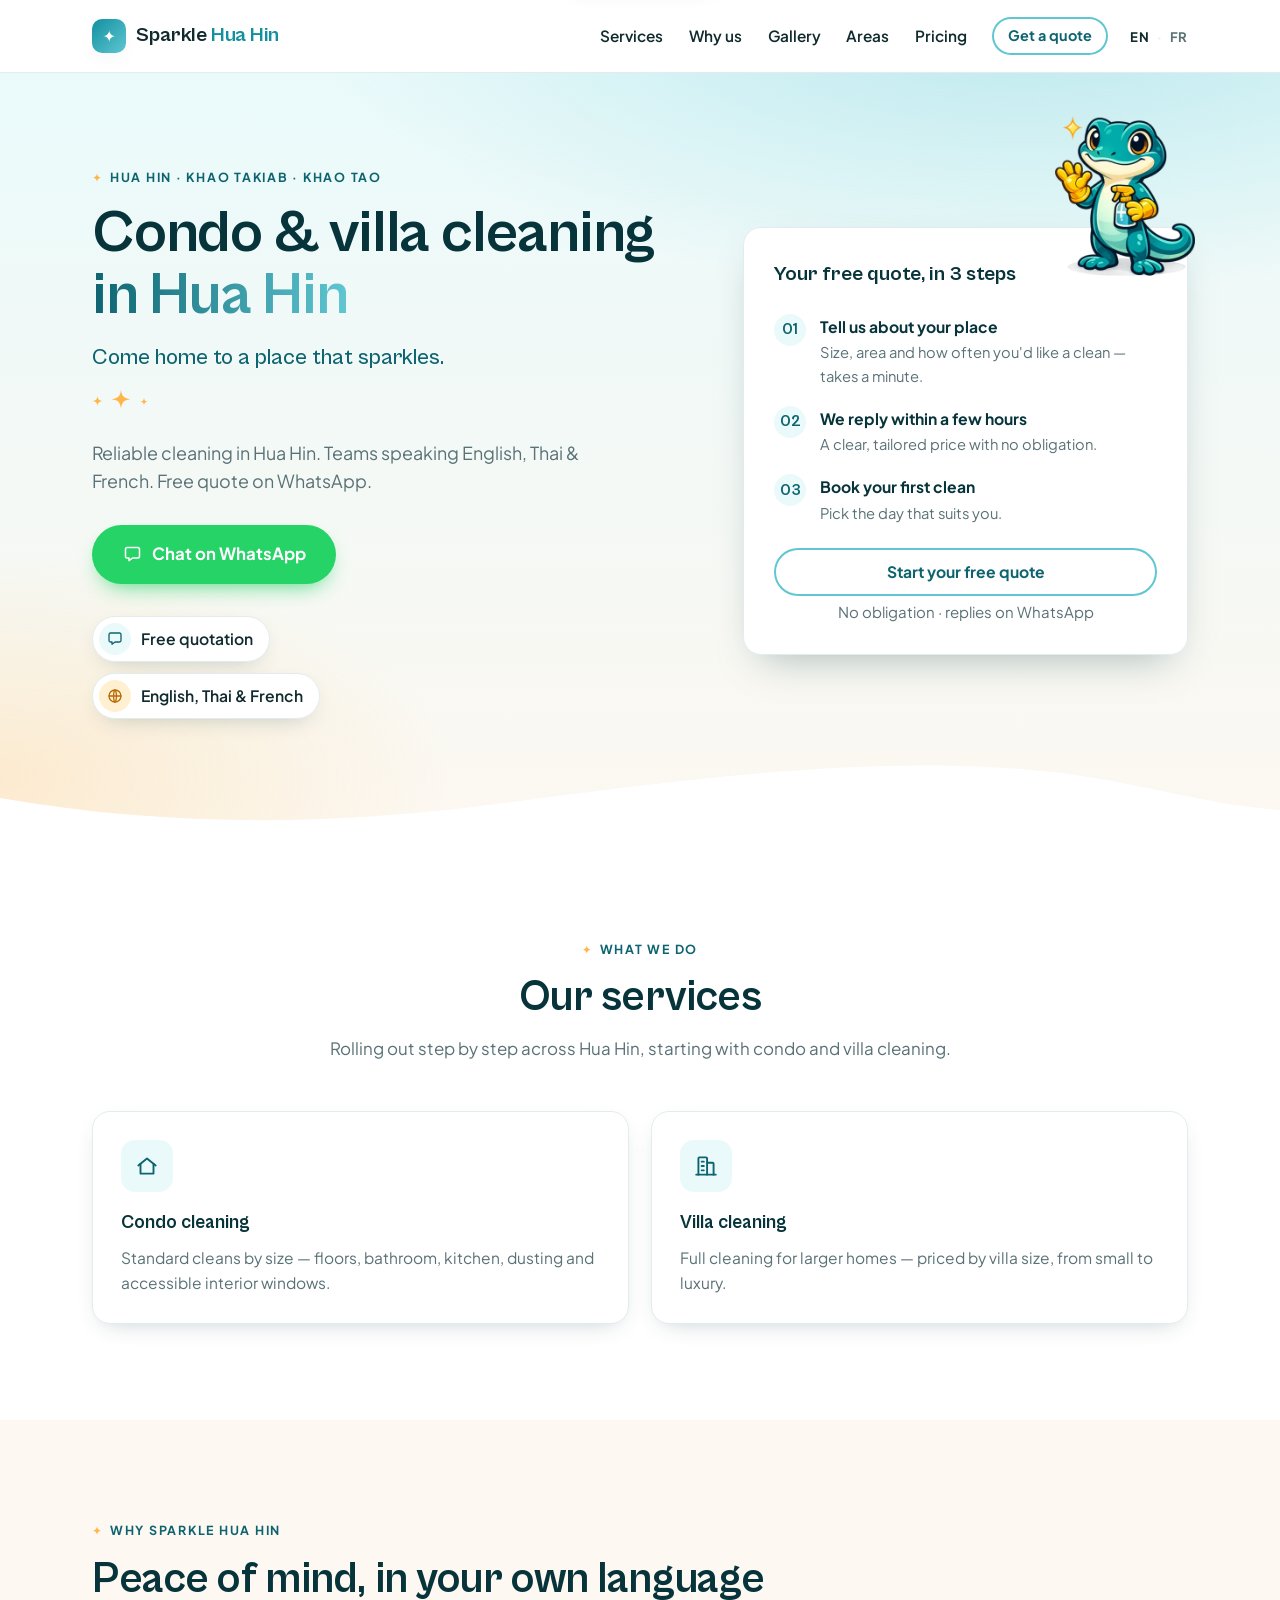
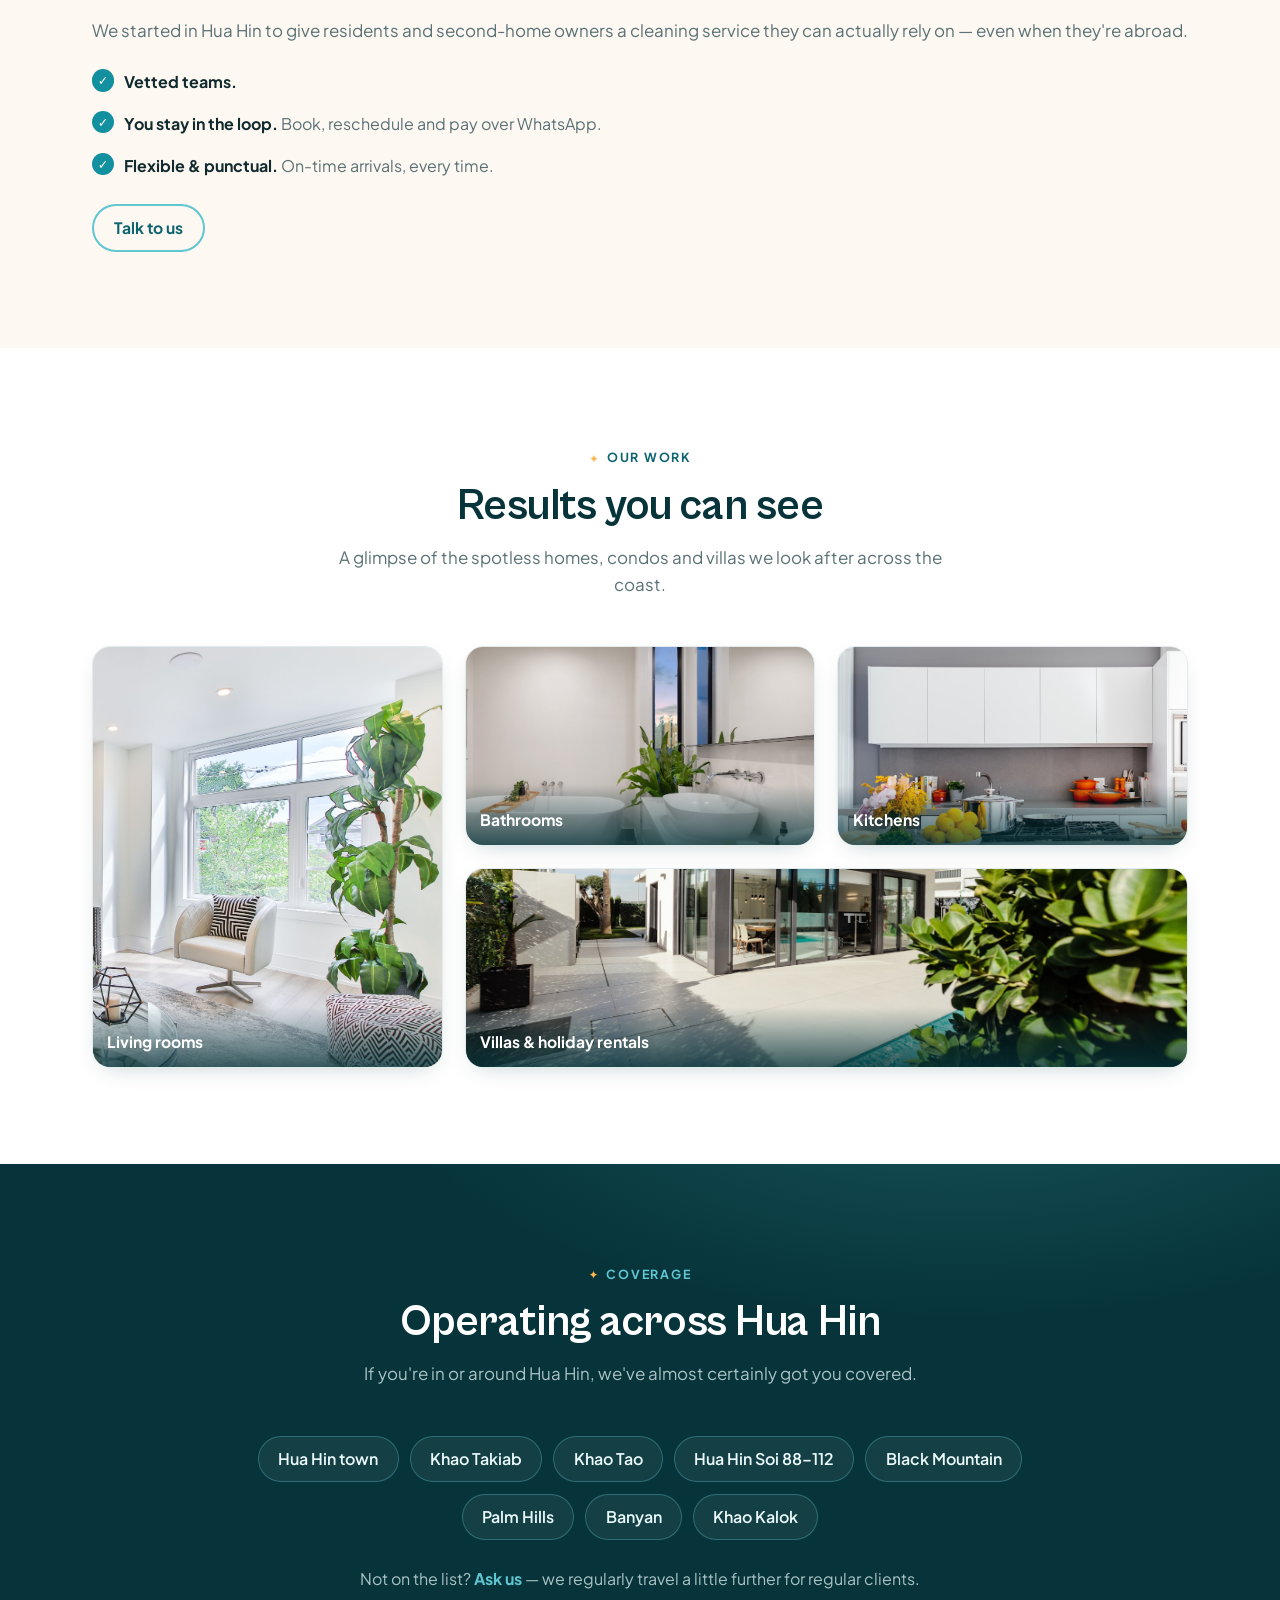
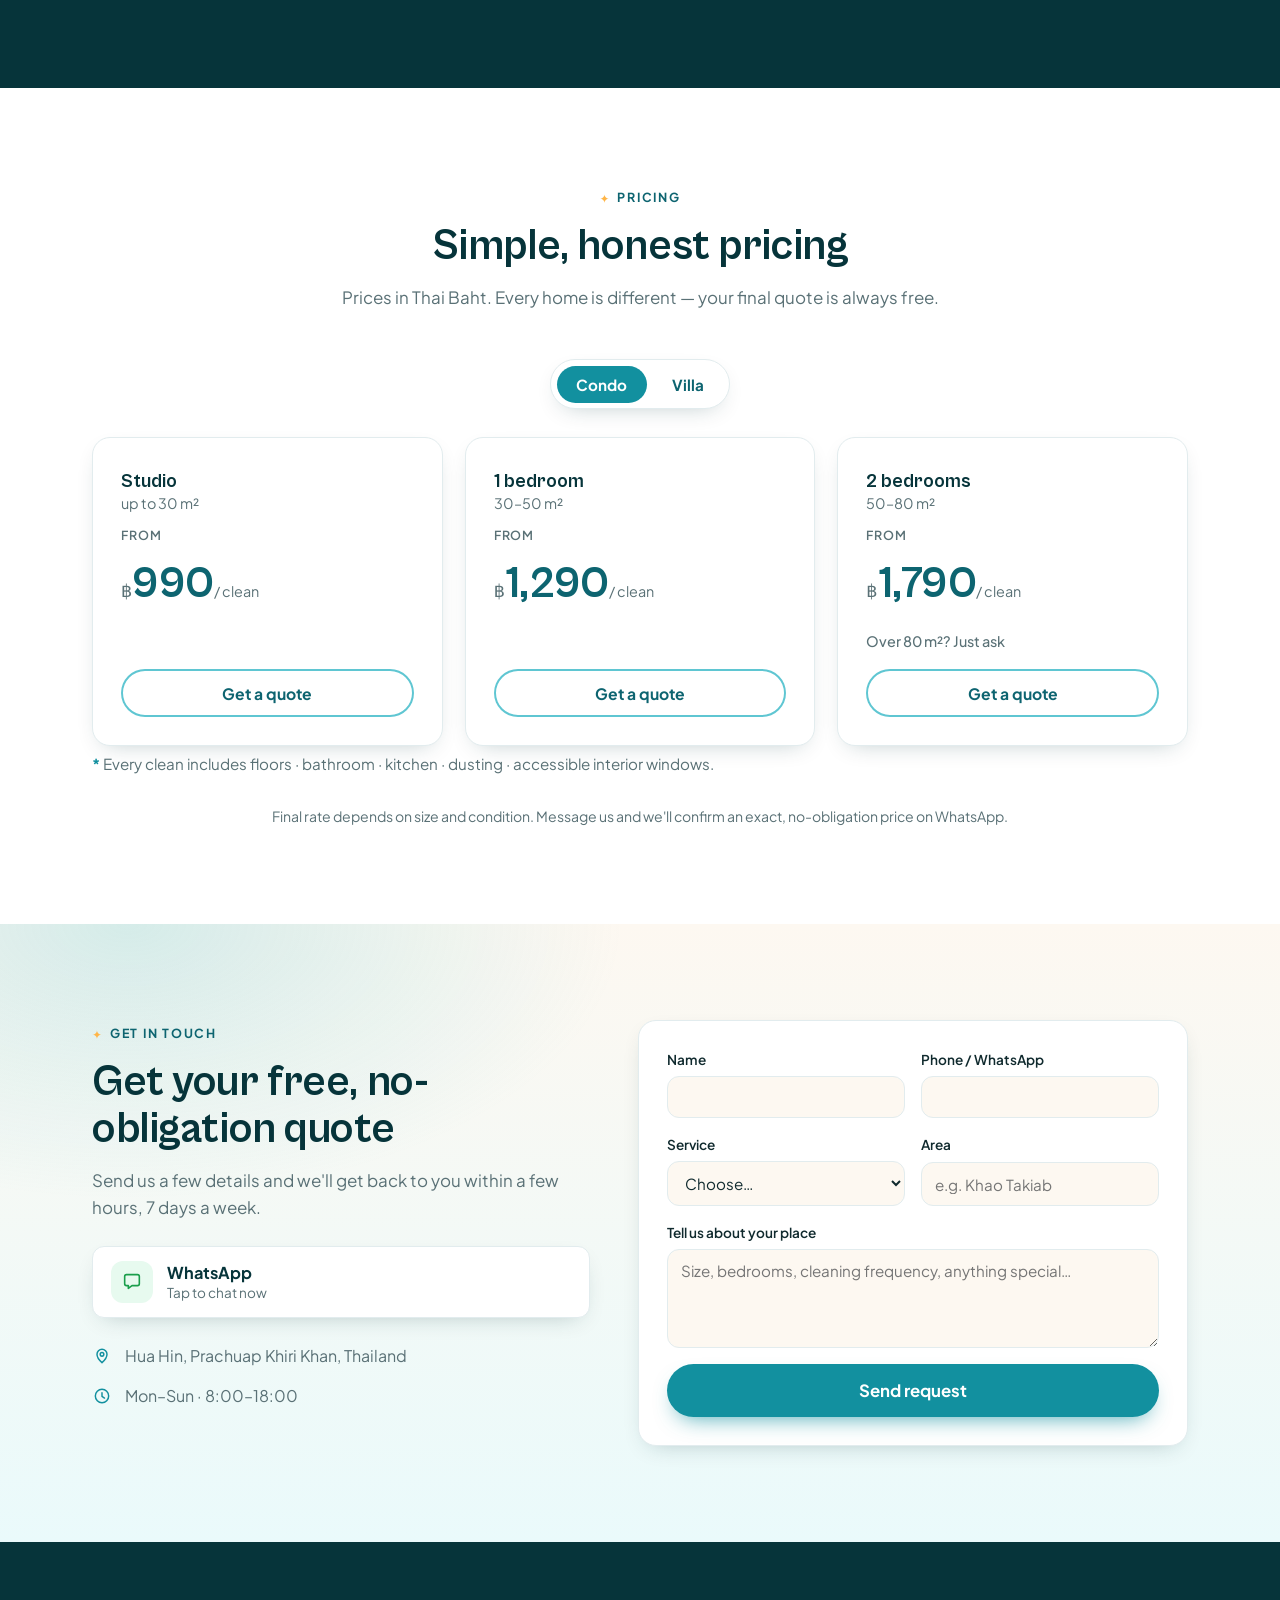
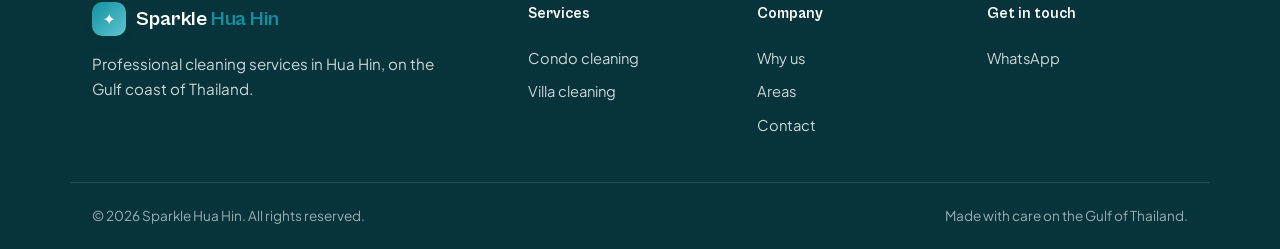
<file: index.html>
<!DOCTYPE html>
<html lang="en">
<head>
  <meta charset="UTF-8" />
  <meta name="viewport" content="width=device-width, initial-scale=1.0" />
  <title>Sparkle Hua Hin — Professional Cleaning Services on the Gulf Coast</title>
  <meta name="description" content="Condo & villa cleaning in Hua Hin. Friendly teams speaking English, Thai & French. Free quotes on WhatsApp." />
  <link rel="canonical" href="https://sparklehuahin.com/" />
  <link rel="alternate" hreflang="en" href="https://sparklehuahin.com/" />
  <link rel="alternate" hreflang="fr" href="https://sparklehuahin.com/fr/" />
  <link rel="alternate" hreflang="x-default" href="https://sparklehuahin.com/" />
  <meta name="theme-color" content="#0e7c86" />

  <!-- Open Graph — WhatsApp, Facebook, LINE, Messenger -->
  <meta property="og:type" content="website" />
  <meta property="og:site_name" content="Sparkle Hua Hin" />
  <meta property="og:url" content="https://sparklehuahin.com/" />
  <meta property="og:title" content="Cleaning in Hua Hin — Sparkle Hua Hin" />
  <meta property="og:description" content="Condo &amp; villa cleaning in Hua Hin. Vetted teams speaking English, Thai &amp; French. Free quote on WhatsApp." />
  <meta property="og:image" content="https://sparklehuahin.com/assets/img/og-sparkle.jpg" />
  <meta property="og:image:width" content="1200" />
  <meta property="og:image:height" content="630" />
  <meta property="og:image:alt" content="Sparkle Hua Hin — condo & villa cleaning in Hua Hin" />
  <meta property="og:locale" content="en_US" />

  <!-- Twitter / X -->
  <meta name="twitter:card" content="summary_large_image" />
  <meta name="twitter:title" content="Cleaning in Hua Hin — Sparkle Hua Hin" />
  <meta name="twitter:description" content="Condo &amp; villa cleaning in Hua Hin. Free quote on WhatsApp." />
  <meta name="twitter:image" content="https://sparklehuahin.com/assets/img/og-sparkle.jpg" />
  <meta name="twitter:image:alt" content="Sparkle Hua Hin — condo & villa cleaning in Hua Hin" />

  <style>
    /* page-specific helpers (pricing tabs) */
    .rate-rows { list-style: none; display: grid; gap: .55rem; margin: .4rem 0 1.4rem; }
    .price .rate-rows li { display: flex; justify-content: space-between; gap: 1rem; align-items: baseline;
      padding: 0 0 .55rem; border-bottom: 1px dashed var(--line); color: var(--teal-900); font-size: .98rem; }
    .price .rate-rows li::before { content: none; }
    .price .rate-rows li:last-child { border-bottom: 0; padding-bottom: 0; }
    .rate-rows .amt { font-family: var(--font-display); font-weight: 700; color: var(--teal-700); white-space: nowrap; }
    /* equal-height pricing cards (3 across, two rows) */
    #pricing .pricing-grid { align-items: stretch; }
    #pricing .price .btn { margin-top: auto; }
    .price .card-sz { color: var(--muted); font-size: .9rem; margin-top: -.35rem; }
    /* only ever used with .muted-note now that the launch offer is gone */
    .launch-line { color: var(--muted); font-weight: 500; font-size: .9rem; margin: -.6rem 0 1rem; }
    /* pricing tabs */
    .ptab-btns { display: inline-flex; gap: .3rem; padding: .35rem; margin: 0 auto 28px; background: #fff;
      border: 1px solid var(--line); border-radius: 999px; box-shadow: var(--shadow-sm); }
    .ptabs { text-align: center; }
    .ptab-panel { text-align: left; }
    .ptab-btn { border: 0; cursor: pointer; font-family: inherit; font-weight: 700; font-size: .95rem;
      color: var(--teal-700); background: transparent; padding: .6em 1.3em; border-radius: 999px; transition: all .15s; }
    .ptab-btn:hover { color: var(--teal-900); }
    .ptab-btn.is-active { background: var(--teal-500); color: #fff; }
    @media (max-width: 560px) { .ptab-btns { display: flex; width: 100%; } .ptab-btn { flex: 1; padding: .6em .4em; font-size: .85rem; } }
    .group-note { color: var(--muted); font-size: .95rem; margin: 6px 0 0; }
    .group-note a { color: var(--teal-700); font-weight: 600; }
    .group-note .star { color: var(--teal-500); font-weight: 700; }
    .launch-line.muted-note { color: var(--muted); font-weight: 500; }
    .launch-line.muted-note a { color: var(--teal-700); font-weight: 600; }
  </style>
  <!-- Fonts are self-hosted (@font-face in styles.css). Preload the two used
       above the fold so they start before the stylesheet finishes parsing. -->
  <link rel="preload" href="assets/fonts/jakarta-latin.woff2" as="font" type="font/woff2" crossorigin />
  <link rel="preload" href="assets/fonts/cabinet-700.woff2" as="font" type="font/woff2" crossorigin />
  <link rel="stylesheet" href="assets/styles.css" />
  <link rel="icon" type="image/png" sizes="32x32" href="assets/img/favicon-32.png" />
  <link rel="icon" type="image/png" sizes="180x180" href="assets/img/favicon.png" />
  <link rel="apple-touch-icon" href="assets/img/favicon.png" />

  <script type="application/ld+json">
  {
    "@context": "https://schema.org",
    "@type": "LocalBusiness",
    "@id": "https://sparklehuahin.com/#business",
    "name": "Sparkle Hua Hin",
    "description": "Condo and villa cleaning in Hua Hin.",
    "url": "https://sparklehuahin.com/",
    "sameAs": ["https://www.facebook.com/profile.php?id=61595177159723"],
    "inLanguage": "en",
    "image": "https://sparklehuahin.com/assets/img/og-sparkle.jpg",
    "logo": "https://sparklehuahin.com/assets/img/favicon.png",
    "priceRange": "฿990–฿4,500",
    "currenciesAccepted": "THB",
    "paymentAccepted": "Cash, Bank transfer",
    "address": {
      "@type": "PostalAddress",
      "addressLocality": "Hua Hin",
      "addressRegion": "Prachuap Khiri Khan",
      "addressCountry": "TH"
    },
    "areaServed": [
      { "@type": "Place", "name": "Hua Hin" },
      { "@type": "Place", "name": "Khao Takiab" },
      { "@type": "Place", "name": "Khao Tao" },
      { "@type": "Place", "name": "Khao Kalok" }
    ],
    "openingHoursSpecification": [{
      "@type": "OpeningHoursSpecification",
      "dayOfWeek": ["Monday", "Tuesday", "Wednesday", "Thursday", "Friday", "Saturday", "Sunday"],
      "opens": "08:00",
      "closes": "18:00"
    }],
    "contactPoint": [{
      "@type": "ContactPoint",
      "contactType": "customer service",
      "url": "https://wa.me/66943325162",
      "availableLanguage": ["English", "Thai", "French"]
    }],
    "hasOfferCatalog": {
      "@type": "OfferCatalog",
      "name": "Cleaning",
      "itemListElement": [
        {
          "@type": "Offer",
          "itemOffered": { "@type": "Service", "name": "Condo cleaning — studio, up to 30 m²" },
          "priceCurrency": "THB", "priceSpecification": { "@type": "PriceSpecification", "minPrice": "990", "priceCurrency": "THB" }
        },
        {
          "@type": "Offer",
          "itemOffered": { "@type": "Service", "name": "Condo cleaning — 1 bedroom, 30–50 m²" },
          "priceCurrency": "THB", "priceSpecification": { "@type": "PriceSpecification", "minPrice": "1290", "priceCurrency": "THB" }
        },
        {
          "@type": "Offer",
          "itemOffered": { "@type": "Service", "name": "Condo cleaning — 2 bedrooms, 50–80 m²" },
          "priceCurrency": "THB", "priceSpecification": { "@type": "PriceSpecification", "minPrice": "1790", "priceCurrency": "THB" }
        },
        {
          "@type": "Offer",
          "itemOffered": { "@type": "Service", "name": "Villa cleaning — small, up to 100 m²" },
          "priceCurrency": "THB", "priceSpecification": { "@type": "PriceSpecification", "minPrice": "2500", "priceCurrency": "THB" }
        },
        {
          "@type": "Offer",
          "itemOffered": { "@type": "Service", "name": "Villa cleaning — medium, 100–200 m²" },
          "priceCurrency": "THB", "priceSpecification": { "@type": "PriceSpecification", "minPrice": "3500", "priceCurrency": "THB" }
        },
        {
          "@type": "Offer",
          "itemOffered": { "@type": "Service", "name": "Villa cleaning — large, 200–300 m²" },
          "priceCurrency": "THB", "priceSpecification": { "@type": "PriceSpecification", "minPrice": "4500", "priceCurrency": "THB" }
        }
      ]
    }
  }
  </script>
</head>
<body>
  <a class="skip-link" href="#main">Skip to content</a>
  <!-- SVG icon sprite -->
  <svg width="0" height="0" style="position:absolute" aria-hidden="true" focusable="false">
    <symbol id="i-home" viewBox="0 0 24 24"><path d="M4 11.5 12 5l8 6.5"/><path d="M6 10v9h12v-9"/></symbol>
    <symbol id="i-sparkle" viewBox="0 0 24 24"><path d="M12 4c.7 4.6 1.7 5.6 6 6.3-4.3.7-5.3 1.7-6 6.3-.7-4.6-1.7-5.6-6-6.3 4.3-.7 5.3-1.7 6-6.3Z"/></symbol>
    <symbol id="i-bed" viewBox="0 0 24 24"><path d="M4 18V9"/><path d="M4 13h13a3 3 0 0 1 3 3v2"/><path d="M4 18h16"/><path d="M8 13v-2a1 1 0 0 1 1-1h3a1 1 0 0 1 1 1v2"/></symbol>
    <symbol id="i-box" viewBox="0 0 24 24"><path d="M3.5 7.5 12 4l8.5 3.5v9L12 20l-8.5-3.5Z"/><path d="m3.5 7.5 8.5 3.6 8.5-3.6"/><path d="M12 11.1V20"/></symbol>
    <symbol id="i-building" viewBox="0 0 24 24"><path d="M5 20V5a1 1 0 0 1 1-1h6a1 1 0 0 1 1 1v15"/><path d="M13 9h5a1 1 0 0 1 1 1v10"/><path d="M3 20h18"/><path d="M8 8h2M8 12h2M8 16h2"/></symbol>
    <symbol id="i-wind" viewBox="0 0 24 24"><path d="M3 8h10a2.5 2.5 0 1 0-2.4-3.2"/><path d="M3 16h13a2.5 2.5 0 1 1-2.4 3.2"/><path d="M3 12h17"/></symbol>
    <symbol id="i-leaf" viewBox="0 0 24 24"><path d="M5 19c0-7 5-12 14-12 0 9-5 13-11 13a4 4 0 0 1-3-1Z"/><path d="M5 19c3-5 6-7 10-8"/></symbol>
    <symbol id="i-clock" viewBox="0 0 24 24"><circle cx="12" cy="12" r="8"/><path d="M12 8v4.5l3 2"/></symbol>
    <symbol id="i-key" viewBox="0 0 24 24"><circle cx="9" cy="9" r="4"/><path d="m11.8 11.8 7.2 7.2"/><path d="m16.4 14.6-1.6 1.6 2 2 1.6-1.6"/></symbol>
    <symbol id="i-globe" viewBox="0 0 24 24"><circle cx="12" cy="12" r="8"/><path d="M4 12h16"/><path d="M12 4c2.5 2.2 2.5 13.8 0 16M12 4c-2.5 2.2-2.5 13.8 0 16"/></symbol>
    <symbol id="i-shield" viewBox="0 0 24 24"><path d="M12 4 5 6.5v5.5c0 4 3 6.8 7 8 4-1.2 7-4 7-8V6.5Z"/><path d="m9 12 2 2 4-4"/></symbol>
    <symbol id="i-chat" viewBox="0 0 24 24"><path d="M20 6a2 2 0 0 0-2-2H6a2 2 0 0 0-2 2v8a2 2 0 0 0 2 2h2v3l4-3h6a2 2 0 0 0 2-2Z"/></symbol>
    <symbol id="i-phone" viewBox="0 0 24 24"><path d="M6 4h2.5l1.3 4-1.8 1.4a10 10 0 0 0 4.6 4.6l1.4-1.8 4 1.3V16a2 2 0 0 1-2 2A13 13 0 0 1 4 6a2 2 0 0 1 2-2Z"/></symbol>
    <symbol id="i-mail" viewBox="0 0 24 24"><rect x="3.5" y="5.5" width="17" height="13" rx="2"/><path d="m4 7 8 5.5L20 7"/></symbol>
    <symbol id="i-pin" viewBox="0 0 24 24"><path d="M12 20s-6-5-6-10a6 6 0 0 1 12 0c0 5-6 10-6 10Z"/><circle cx="12" cy="10" r="2.2"/></symbol>
    <symbol id="i-spark-solid" viewBox="0 0 24 24"><path d="M12 0c1 7.5 3.5 10 11 11-7.5 1-10 3.5-11 11-1-7.5-3.5-10-11-11 7.5-1 10-3.5 11-11Z"/></symbol>
  </svg>

  <!-- Header -->
  <header class="site-header" id="top">
    <div class="container nav">
      <a href="#top" class="brand">
        <span class="brand-mark">✦</span>
        <span class="brand-text">Sparkle<span class="brand-accent"> Hua Hin</span></span>
      </a>
      <nav class="nav-links" id="primary-nav" aria-label="Primary">
        <a href="#services">Services</a>
        <a href="#why">Why us</a>
        <a href="#gallery">Gallery</a>
        <a href="#areas">Areas</a>
        <a href="#pricing">Pricing</a>
        <!-- <a href="#reviews">Reviews</a> --><!-- reviews section held back -->
        <a href="#contact" class="btn btn-sm btn-ghost">Get a quote</a>
      </nav>
      <div class="lang-switch">
        <a href="/" hreflang="en" lang="en" aria-current="page">EN</a>
        <span class="sep" aria-hidden="true">·</span>
        <a href="/fr/" hreflang="fr" lang="fr">FR</a>
      </div>
      <button class="nav-toggle" type="button" aria-label="Open menu" aria-expanded="false" aria-controls="primary-nav">
        <span></span><span></span><span></span>
      </button>
    </div>
  </header>

  <main id="main">
  <!-- Hero -->
  <section class="hero">
    <div class="container hero-inner">
      <div class="hero-copy">
        <p class="eyebrow">Hua Hin · Khao Takiab · Khao Tao</p>
        <h1>
          <span class="line"><span>Condo &amp; villa cleaning</span></span>
          <span class="line"><span class="hl">in Hua Hin</span></span>
        </h1>
        <p class="hero-slogan">Come home to a place that sparkles.</p>
        <span class="title-spark" aria-hidden="true">
          <svg class="spark-row" viewBox="0 0 92 24">
            <use href="#i-spark-solid" x="0" y="7" width="11" height="11" />
            <use href="#i-spark-solid" x="19" y="1" width="20" height="20" />
            <use href="#i-spark-solid" x="48" y="9" width="8" height="8" />
          </svg>
        </span>
        <p class="lead">
          Reliable cleaning in Hua Hin. Teams speaking
          English, Thai &amp; French. Free quote on WhatsApp.
        </p>
        <div class="hero-actions">
          <a href="https://wa.me/66943325162?text=Hi%20Sparkle%20Hua%20Hin%2C%20I%27d%20like%20a%20cleaning%20quote." class="btn btn-lg btn-wa" target="_blank" rel="noopener">
            <svg class="ico" aria-hidden="true"><use href="#i-chat" /></svg> Chat on WhatsApp
          </a>
        </div>
        <ul class="hero-trust">
          <li><svg class="ico" aria-hidden="true"><use href="#i-chat" /></svg> Free quotation</li>
          <li><svg class="ico" aria-hidden="true"><use href="#i-globe" /></svg> English, Thai &amp; French</li>
        </ul>
      </div>
      <aside class="hero-card">
        <img class="hero-mascot" src="assets/img/mascot.webp" width="320" height="366" alt="" aria-hidden="true" />
        <div class="hero-card-inner">
          <h3>Your free quote, in 3 steps</h3>
          <ol class="quote-steps">
            <li>
              <span class="step-num">01</span>
              <span class="step-txt"><strong>Tell us about your place</strong>Size, area and how often you'd like a clean — takes a minute.</span>
            </li>
            <li>
              <span class="step-num">02</span>
              <span class="step-txt"><strong>We reply within a few hours</strong>A clear, tailored price with no obligation.</span>
            </li>
            <li>
              <span class="step-num">03</span>
              <span class="step-txt"><strong>Book your first clean</strong>Pick the day that suits you.</span>
            </li>
          </ol>
          <a href="#contact" class="btn btn-block btn-ghost">Start your free quote</a>
          <p class="hero-card-note">No obligation · replies on WhatsApp</p>
        </div>
      </aside>
    </div>
    <div class="hero-wave" aria-hidden="true">
      <svg viewBox="0 0 1440 90" preserveAspectRatio="none"><path d="M0 48c180 28 360 28 540 8s360-44 540-40 240 36 360 44v30H0Z" /></svg>
    </div>
  </section>

  <!-- Trusted by / badges -->
  <!-- Bande d'icônes masquée (10/2026) : il ne restait que la ligne des langues, déjà dite dans le hero. Pour la remettre : retirer ce commentaire et remplacer [[ et ]] par le commentaire HTML d'origine.
  <section class="badges">
    <div class="container badges-row">
      [[ Conciergerie masquée (10/2026) : on ne promeut que le ménage pour l'instant. À remettre tel quel.
      <span><svg class="ico" aria-hidden="true"><use href="#i-key" /></svg> Key-holding service</span>
      ]]
      <span><svg class="ico" aria-hidden="true"><use href="#i-globe" /></svg> English · ไทย · Français</span>
    </div>
  </section>
  -->

  <!-- Services -->
  <section class="section" id="services">
    <div class="container">
      <div class="section-head">
        <p class="eyebrow">What we do</p>
        <h2>Our services</h2>
        <p class="section-sub">Rolling out step by step across Hua Hin, starting with condo and villa cleaning.</p>
      </div>
      <div class="grid services-grid">
        <article class="card service">
          <div class="service-ico"><svg class="ico" aria-hidden="true"><use href="#i-home" /></svg></div>
          <h3>Condo cleaning</h3>
          <p>Standard cleans by size — floors, bathroom, kitchen, dusting and accessible interior windows.</p>
        </article>
        <article class="card service">
          <div class="service-ico"><svg class="ico" aria-hidden="true"><use href="#i-building" /></svg></div>
          <h3>Villa cleaning</h3>
          <p>Full cleaning for larger homes — priced by villa size, from small to luxury.</p>
        </article>
        <!-- Conciergerie masquée (10/2026) : on ne promeut que le ménage pour l'instant. À remettre tel quel.
<article class="card service">
          <div class="service-ico"><svg class="ico" aria-hidden="true"><use href="#i-shield" /></svg></div>
          <h3>Property inspection</h3>
          <p>A single visit with photos plus water, electricity and general condition checks.</p>
        </article>
        <article class="card service">
          <div class="service-ico"><svg class="ico" aria-hidden="true"><use href="#i-key" /></svg></div>
          <h3>House watching</h3>
          <p>Regular visits while you're away — photo report, general check and problem flagging.</p>
        </article>
        <article class="card service">
          <div class="service-ico"><svg class="ico" aria-hidden="true"><use href="#i-bed" /></svg></div>
          <h3>Airbnb support</h3>
          <p>Reliable check-in / check-out handling for your short-stay guests, with photos on request.</p>
        </article>
-->
      </div>
    </div>
  </section>

  <!-- Why us -->
  <section class="section section-alt" id="why">
    <div class="container why-inner">
      <div class="why-copy">
        <p class="eyebrow">Why Sparkle Hua Hin</p>
        <h2>Peace of mind, in your own language</h2>
        <p class="section-sub">We started in Hua Hin to give residents and second-home owners a cleaning service they can actually rely on — even when they're abroad.</p>
        <ul class="check-list">
          <li><strong>Vetted teams.</strong></li>
          <li><strong>You stay in the loop.</strong> Book, reschedule and pay over WhatsApp.</li>
          <!-- Conciergerie masquée (10/2026) : on ne promeut que le ménage pour l'instant. À remettre tel quel.
<li><strong>Trusted with your keys.</strong> Secure key-holding for absent owners and rentals.</li>
-->
          <li><strong>Flexible &amp; punctual.</strong> On-time arrivals, every time.</li>
        </ul>
        <a href="#contact" class="btn btn-ghost">Talk to us</a>
      </div>
    </div>
  </section>

  <!-- Gallery -->
  <section class="section" id="gallery">
    <div class="container">
      <div class="section-head">
        <p class="eyebrow">Our work</p>
        <h2>Results you can see</h2>
        <p class="section-sub">A glimpse of the spotless homes, condos and villas we look after across the coast.</p>
      </div>
      <div class="grid gallery-grid">
        <figure class="gallery-item gallery-tall">
          <img src="assets/img/living.jpg" width="900" height="1200" alt="Spotless bright living room cleaned by Sparkle Hua Hin" loading="lazy" />
          <figcaption>Living rooms</figcaption>
        </figure>
        <figure class="gallery-item">
          <img src="assets/img/bathroom.jpg" width="900" height="700" alt="Sparkling clean bathroom" loading="lazy" />
          <figcaption>Bathrooms</figcaption>
        </figure>
        <figure class="gallery-item">
          <img src="assets/img/kitchen.jpg" width="900" height="700" alt="Clean and tidy kitchen" loading="lazy" />
          <figcaption>Kitchens</figcaption>
        </figure>
        <figure class="gallery-item gallery-wide">
          <img src="assets/img/villa.jpg" width="1600" height="800" alt="Coastal villa with pool maintained by Sparkle Hua Hin" loading="lazy" />
          <figcaption>Villas &amp; holiday rentals</figcaption>
        </figure>
      </div>
    </div>
  </section>

  <!-- Areas -->
  <section class="section section-dark" id="areas" data-dark-ground>
    <div class="container">
      <div class="section-head">
        <p class="eyebrow">Coverage</p>
        <h2>Operating across Hua Hin</h2>
        <p class="section-sub">If you're in or around Hua Hin, we've almost certainly got you covered.</p>
      </div>
      <div class="areas-wrap">
        <ul class="areas-list">
          <li>Hua Hin town</li>
          <li>Khao Takiab</li>
          <li>Khao Tao</li>
          <li>Hua Hin Soi 88–112</li>
          <li>Black Mountain</li>
          <li>Palm Hills</li>
          <li>Banyan</li>
          <li>Khao Kalok</li>
        </ul>
        <p class="areas-note">Not on the list? <a href="#contact">Ask us</a> — we regularly travel a little further for regular clients.</p>
      </div>
    </div>
  </section>

  <!-- Pricing -->
  <section class="section" id="pricing">
    <div class="container">
      <div class="section-head">
        <p class="eyebrow">Pricing</p>
        <h2>Simple, honest pricing</h2>
        <p class="section-sub">Prices in Thai Baht. Every home is different — your final quote is always free.</p>
      </div>

      <div class="ptabs">
        <div class="ptab-btns" role="tablist" aria-label="Pricing categories">
          <button class="ptab-btn is-active" type="button" data-ptab="condo" role="tab"
                  id="ptab-condo" aria-controls="ppanel-condo" aria-selected="true" tabindex="0">Condo</button>
          <button class="ptab-btn" type="button" data-ptab="villa" role="tab"
                  id="ptab-villa" aria-controls="ppanel-villa" aria-selected="false" tabindex="-1">Villa</button>
          <!-- Conciergerie masquée (10/2026) : on ne promeut que le ménage pour l'instant. À remettre tel quel.
<button class="ptab-btn" type="button" data-ptab="mgmt" role="tab"
                  id="ptab-mgmt" aria-controls="ppanel-mgmt" aria-selected="false" tabindex="-1">Property management</button>
-->
        </div>

        <!-- Condo -->
        <div class="ptab-panel is-active" data-ppanel="condo" role="tabpanel"
             id="ppanel-condo" aria-labelledby="ptab-condo">
          <div class="grid pricing-grid">
            <article class="card price">
              <h3>Studio</h3>
              <p class="card-sz">up to 30 m²</p>
              <p class="price-tag"><span class="price-from">From</span>฿<span>990</span><small>/ clean</small></p>
              <a href="#contact" class="btn btn-block btn-ghost">Get a quote</a>
            </article>
            <article class="card price">
              <h3>1 bedroom</h3>
              <p class="card-sz">30–50 m²</p>
              <p class="price-tag"><span class="price-from">From</span>฿<span>1,290</span><small>/ clean</small></p>
              <a href="#contact" class="btn btn-block btn-ghost">Get a quote</a>
            </article>
            <article class="card price">
              <h3>2 bedrooms</h3>
              <p class="card-sz">50–80 m²</p>
              <p class="price-tag"><span class="price-from">From</span>฿<span>1,790</span><small>/ clean</small></p>
              <p class="launch-line muted-note">Over 80 m²? Just ask</p>
              <a href="#contact" class="btn btn-block btn-ghost">Get a quote</a>
            </article>
          </div>
          <p class="group-note"><span class="star">*</span> Every clean includes floors · bathroom · kitchen · dusting · accessible interior windows.</p>
        </div>

        <!-- Villa -->
        <div class="ptab-panel" data-ppanel="villa" role="tabpanel" hidden
             id="ppanel-villa" aria-labelledby="ptab-villa">
          <div class="grid pricing-grid">
            <article class="card price">
              <h3>Small villa</h3>
              <p class="card-sz">up to 100 m²</p>
              <p class="price-tag"><span class="price-from">From</span>฿<span>2,500</span><small>/ clean</small></p>
              <a href="#contact" class="btn btn-block btn-ghost">Get a quote</a>
            </article>
            <article class="card price">
              <h3>Medium villa</h3>
              <p class="card-sz">100–200 m²</p>
              <p class="price-tag"><span class="price-from">From</span>฿<span>3,500</span><small>/ clean</small></p>
              <a href="#contact" class="btn btn-block btn-ghost">Get a quote</a>
            </article>
            <article class="card price">
              <h3>Large villa</h3>
              <p class="card-sz">200–300 m²</p>
              <p class="price-tag"><span class="price-from">From</span>฿<span>4,500</span><small>/ clean</small></p>
              <p class="launch-line muted-note">Luxury villa? Just ask</p>
              <a href="#contact" class="btn btn-block btn-ghost">Get a quote</a>
            </article>
          </div>
        </div>

        <!-- Property management -->
        <!-- Conciergerie masquée (10/2026) : on ne promeut que le ménage pour l'instant. À remettre tel quel.
<div class="ptab-panel" data-ppanel="mgmt" role="tabpanel" hidden
             id="ppanel-mgmt" aria-labelledby="ptab-mgmt">
          <div class="grid pricing-grid">
            <article class="card price">
              <h3>Property inspection</h3>
              <p class="price-tag"><span class="price-from">Flat rate</span>฿<span>500</span><small>/ visit</small></p>
              <ul>
                <li>One visit + photo report</li>
                <li>Water &amp; electricity check</li>
                <li>General condition check</li>
              </ul>
              <a href="#contact" class="btn btn-block btn-ghost">Get a quote</a>
            </article>
            <article class="card price">
              <h3>House watching</h3>
              <p class="price-tag"><span class="price-from">From</span>฿<span>1,000</span><small>/ month</small></p>
              <ul class="rate-rows">
                <li><span>1 visit / month</span><span class="amt">฿1,000</span></li>
                <li><span>2 visits / month</span><span class="amt">฿1,500</span></li>
                <li><span>4 visits / month</span><span class="amt">฿2,500</span></li>
              </ul>
              <a href="#contact" class="btn btn-block btn-ghost">Get a quote</a>
            </article>
            <article class="card price">
              <h3>Airbnb support</h3>
              <p class="price-tag"><span class="price-from">From</span>฿<span>500</span><small>/ check-in &amp; out</small></p>
              <ul class="rate-rows">
                <li><span>Check-in / check-out</span><span class="amt">฿500</span></li>
                <li><span>With photos</span><span class="amt">฿700</span></li>
              </ul>
              <a href="#contact" class="btn btn-block btn-ghost">Get a quote</a>
            </article>
          </div>
        </div>
-->
      </div>

      <p class="price-foot">Final rate depends on size and condition. Message us and we'll confirm an exact, no-obligation price on WhatsApp.</p>
    </div>
  </section>

  <!-- Reviews section held back in full — heading and nav links included. The
       three quotes were written, not collected, and a heading over an empty
       band reads as a bug. It comes back when the quotes are real; better
       still, on Google Business Profile, where a review is dated and
       verifiable by anyone. -->
  <!--
  <section class="section section-alt" id="reviews">
    <div class="container">
      <div class="section-head">
        <p class="eyebrow">Reviews</p>
        <h2>What our clients say</h2>
        <p class="section-sub">Residents, retirees and rental owners across the coast.</p>
      </div>
      <div class="grid reviews-grid">
        <figure class="card review">
          <div class="stars" aria-label="5 out of 5 stars">★★★★★</div>
          <blockquote>"They look after our villa while we're back in the UK for half the year. Always immaculate, always on time. Total peace of mind."</blockquote>
          <figcaption><strong>David &amp; Sue M.</strong> — Villa owner, Pranburi</figcaption>
        </figure>
        <figure class="card review">
          <div class="stars" aria-label="5 out of 5 stars">★★★★★</div>
          <blockquote>"My Airbnb guests constantly mention how clean the place is. The turnover team never lets me down, even on same-day bookings."</blockquote>
          <figcaption><strong>Niran S.</strong> — Rental host, Khao Takiab</figcaption>
        </figure>
        <figure class="card review">
          <div class="stars" aria-label="5 out of 5 stars">★★★★★</div>
          <blockquote>"Booked a deep clean before moving out of my condo and got my full deposit back. Friendly, professional and they speak great English."</blockquote>
          <figcaption><strong>Marie L.</strong> — Condo tenant, Hua Hin town</figcaption>
        </figure>
      </div>
    </div>
  </section>
  -->


  <!-- Contact / CTA -->
  <section class="section section-cta" id="contact">
    <div class="container contact-inner">
      <div class="contact-copy">
        <p class="eyebrow">Get in touch</p>
        <h2>Get your free, no-obligation quote</h2>
        <p class="section-sub">Send us a few details and we'll get back to you within a few hours, 7 days a week.</p>
        <div class="contact-quick">
          <a class="quick-btn quick-wa" href="https://wa.me/66943325162?text=Hi%20Sparkle%20Hua%20Hin%2C%20I%27d%20like%20a%20cleaning%20quote." target="_blank" rel="noopener">
            <span class="quick-ico"><svg class="ico" aria-hidden="true"><use href="#i-chat" /></svg></span>
            <span class="quick-txt"><strong>WhatsApp</strong><small>Tap to chat now</small></span>
          </a>
          <!-- LINE contact hidden for now
          <a class="quick-btn quick-line" href="https://line.me/R/ti/p/@sparklehuahin" target="_blank" rel="noopener">
            <span class="quick-ico"><svg class="ico" aria-hidden="true"><use href="#i-chat" /></svg></span>
            <span class="quick-txt"><strong>LINE</strong><small>@sparklehuahin</small></span>
          </a>
          -->
          <!-- Phone contact hidden for now (10/2026) : on privilégie WhatsApp et le formulaire. À remettre tel quel.
          <a class="quick-btn quick-call" href="tel:+66943325162">
            <span class="quick-ico"><svg class="ico" aria-hidden="true"><use href="#i-phone" /></svg></span>
            <span class="quick-txt"><strong>Call us</strong><small>+66 94 332 5162</small></span>
          </a>
          -->
        </div>
        <ul class="contact-list">
          <!-- Email contact hidden for now
          <li><svg class="ico" aria-hidden="true"><use href="#i-mail" /></svg> <a href="mailto:hello@sparklehuahin.com">hello@sparklehuahin.com</a></li>
          -->
          <li><svg class="ico" aria-hidden="true"><use href="#i-pin" /></svg> Hua Hin, Prachuap Khiri Khan, Thailand</li>
          <li><svg class="ico" aria-hidden="true"><use href="#i-clock" /></svg> Mon–Sun · 8:00–18:00</li>
        </ul>
      </div>
      <form class="contact-form card" id="quote-form" data-contact-form>
        <div aria-hidden="true" style="position:absolute;left:-9999px;top:auto;width:1px;height:1px;overflow:hidden;">
          <label>Do not fill <input type="text" name="website" tabindex="-1" autocomplete="off" /></label>
        </div>
        <div class="form-row">
          <label><span>Name</span><input type="text" name="name" autocomplete="name" required /></label>
          <label><span>Phone / WhatsApp</span><input type="tel" name="contact" autocomplete="tel" inputmode="tel" required /></label>
        </div>
        <div class="form-row">
          <label><span>Service</span>
            <!-- value = stable key sent to Make. Never change it
                 when rewording the visible label. fr/index.html
                 must mirror these exact values. -->
            <select name="service" required>
              <option value="">Choose…</option>
              <option value="Condo cleaning">Condo cleaning</option>
              <option value="Villa cleaning">Villa cleaning</option>
              <!-- Conciergerie masquée (10/2026) : on ne promeut que le ménage pour l'instant. À remettre tel quel.
<option value="Property inspection">Property inspection</option>
              <option value="House watching">House watching</option>
              <option value="Airbnb support">Airbnb support</option>
--><option value="Other / not sure">Other / not sure</option>
            </select>
          </label>
          <label><span>Area</span><input type="text" name="area" autocomplete="address-level2" placeholder="e.g. Khao Takiab" required /></label>
        </div>
        <label><span>Tell us about your place</span>
          <textarea name="message" rows="4" placeholder="Size, bedrooms, cleaning frequency, anything special…"></textarea>
        </label>
        <button type="submit" class="btn btn-lg btn-block">Send request</button>
        <p class="form-note" data-form-note hidden>Thanks! Your request has been sent — we'll get back to you shortly on WhatsApp.</p>
      </form>
    </div>
  </section>

  </main>

  <!-- Footer -->
  <footer class="site-footer" data-dark-ground>
    <div class="container footer-inner">
      <div class="footer-brand">
        <a href="#top" class="brand">
          <span class="brand-mark">✦</span>
          <span class="brand-text">Sparkle<span class="brand-accent"> Hua Hin</span></span>
        </a>
        <p>Professional cleaning services in Hua Hin, on the Gulf coast of Thailand.</p>
      </div>
      <div class="footer-cols">
        <div>
          <h4>Services</h4>
          <a href="#services">Condo cleaning</a>
          <a href="#services">Villa cleaning</a>
          <!-- Conciergerie masquée (10/2026) : on ne promeut que le ménage pour l'instant. À remettre tel quel.
<a href="#services">Property inspection</a>
          <a href="#services">House watching</a>
          <a href="#services">Airbnb support</a>
-->
        </div>
        <div>
          <h4>Company</h4>
          <a href="#why">Why us</a>
          <a href="#areas">Areas</a>
          <!-- <a href="#reviews">Reviews</a> --><!-- reviews section held back -->
          <a href="#contact">Contact</a>
        </div>
        <div>
          <h4>Get in touch</h4>
          <a href="https://wa.me/66943325162?text=Hi%20Sparkle%20Hua%20Hin%2C%20I%27d%20like%20a%20cleaning%20quote." target="_blank" rel="noopener">WhatsApp</a>
          <!-- Email contact hidden for now
          <a href="mailto:hello@sparklehuahin.com">hello@sparklehuahin.com</a>
          -->
          <!-- LINE contact hidden for now
          <a href="#contact">LINE @sparklehuahin</a>
          -->
        </div>
      </div>
    </div>
    <div class="container footer-bottom">
      <p>© <span data-year>2026</span> Sparkle Hua Hin. All rights reserved.</p>
      <p>Made with care on the Gulf of Thailand.</p>
    </div>
  </footer>

  <!-- Floating contact widget -->
  <div class="float-contact" data-float>
    <div class="float-menu" data-float-menu>
      <a class="float-item float-wa" href="https://wa.me/66943325162?text=Hi%20Sparkle%20Hua%20Hin%2C%20I%27d%20like%20a%20cleaning%20quote." target="_blank" rel="noopener">
        <svg class="ico" aria-hidden="true"><use href="#i-chat" /></svg> WhatsApp
      </a>
      <!-- LINE contact hidden for now
      <a class="float-item float-line" href="https://line.me/R/ti/p/@sparklehuahin" target="_blank" rel="noopener">
        <svg class="ico" aria-hidden="true"><use href="#i-chat" /></svg> LINE
      </a>
      -->
      <!-- Phone contact hidden for now (10/2026) : on privilégie WhatsApp et le formulaire. À remettre tel quel.
      <a class="float-item float-call" href="tel:+66943325162">
        <svg class="ico" aria-hidden="true"><use href="#i-phone" /></svg> Call us
      </a>
      -->
    </div>
    <button class="float-toggle" data-float-toggle aria-expanded="false" aria-label="Contact us">
      <span class="float-toggle-open"><svg class="ico" aria-hidden="true"><use href="#i-chat" /></svg> Contact</span>
      <span class="float-toggle-close">✕ Close</span>
    </button>
  </div>

  <script src="assets/script.js"></script>
  <script>
    // Pricing tabs — ARIA tabs pattern with roving tabindex.
    // Only the selected tab is in the tab order; arrows move between tabs,
    // so a keyboard user reaches the panels in three keystrokes, not eight.
    (function () {
      var tabs = Array.prototype.slice.call(document.querySelectorAll('.ptab-btn'));
      var panels = Array.prototype.slice.call(document.querySelectorAll('.ptab-panel'));
      if (!tabs.length) return;

      function select(tab, moveFocus) {
        tabs.forEach(function (t) {
          var on = t === tab;
          t.classList.toggle('is-active', on);
          t.setAttribute('aria-selected', on ? 'true' : 'false');
          t.tabIndex = on ? 0 : -1;
        });
        panels.forEach(function (p) {
          var on = p.dataset.ppanel === tab.dataset.ptab;
          p.hidden = !on;
          p.classList.toggle('is-active', on);
        });
        if (moveFocus) tab.focus();
      }

      tabs.forEach(function (tab) {
        tab.addEventListener('click', function () { select(tab, false); });
      });

      document.querySelector('.ptab-btns').addEventListener('keydown', function (e) {
        var i = tabs.indexOf(document.activeElement);
        if (i < 0) return;
        var next =
          e.key === 'ArrowRight' ? (i + 1) % tabs.length :
          e.key === 'ArrowLeft'  ? (i - 1 + tabs.length) % tabs.length :
          e.key === 'Home'       ? 0 :
          e.key === 'End'        ? tabs.length - 1 : -1;
        if (next < 0) return;
        e.preventDefault();
        select(tabs[next], true);
      });
    })();
  </script>
</body>
</html>
</file>
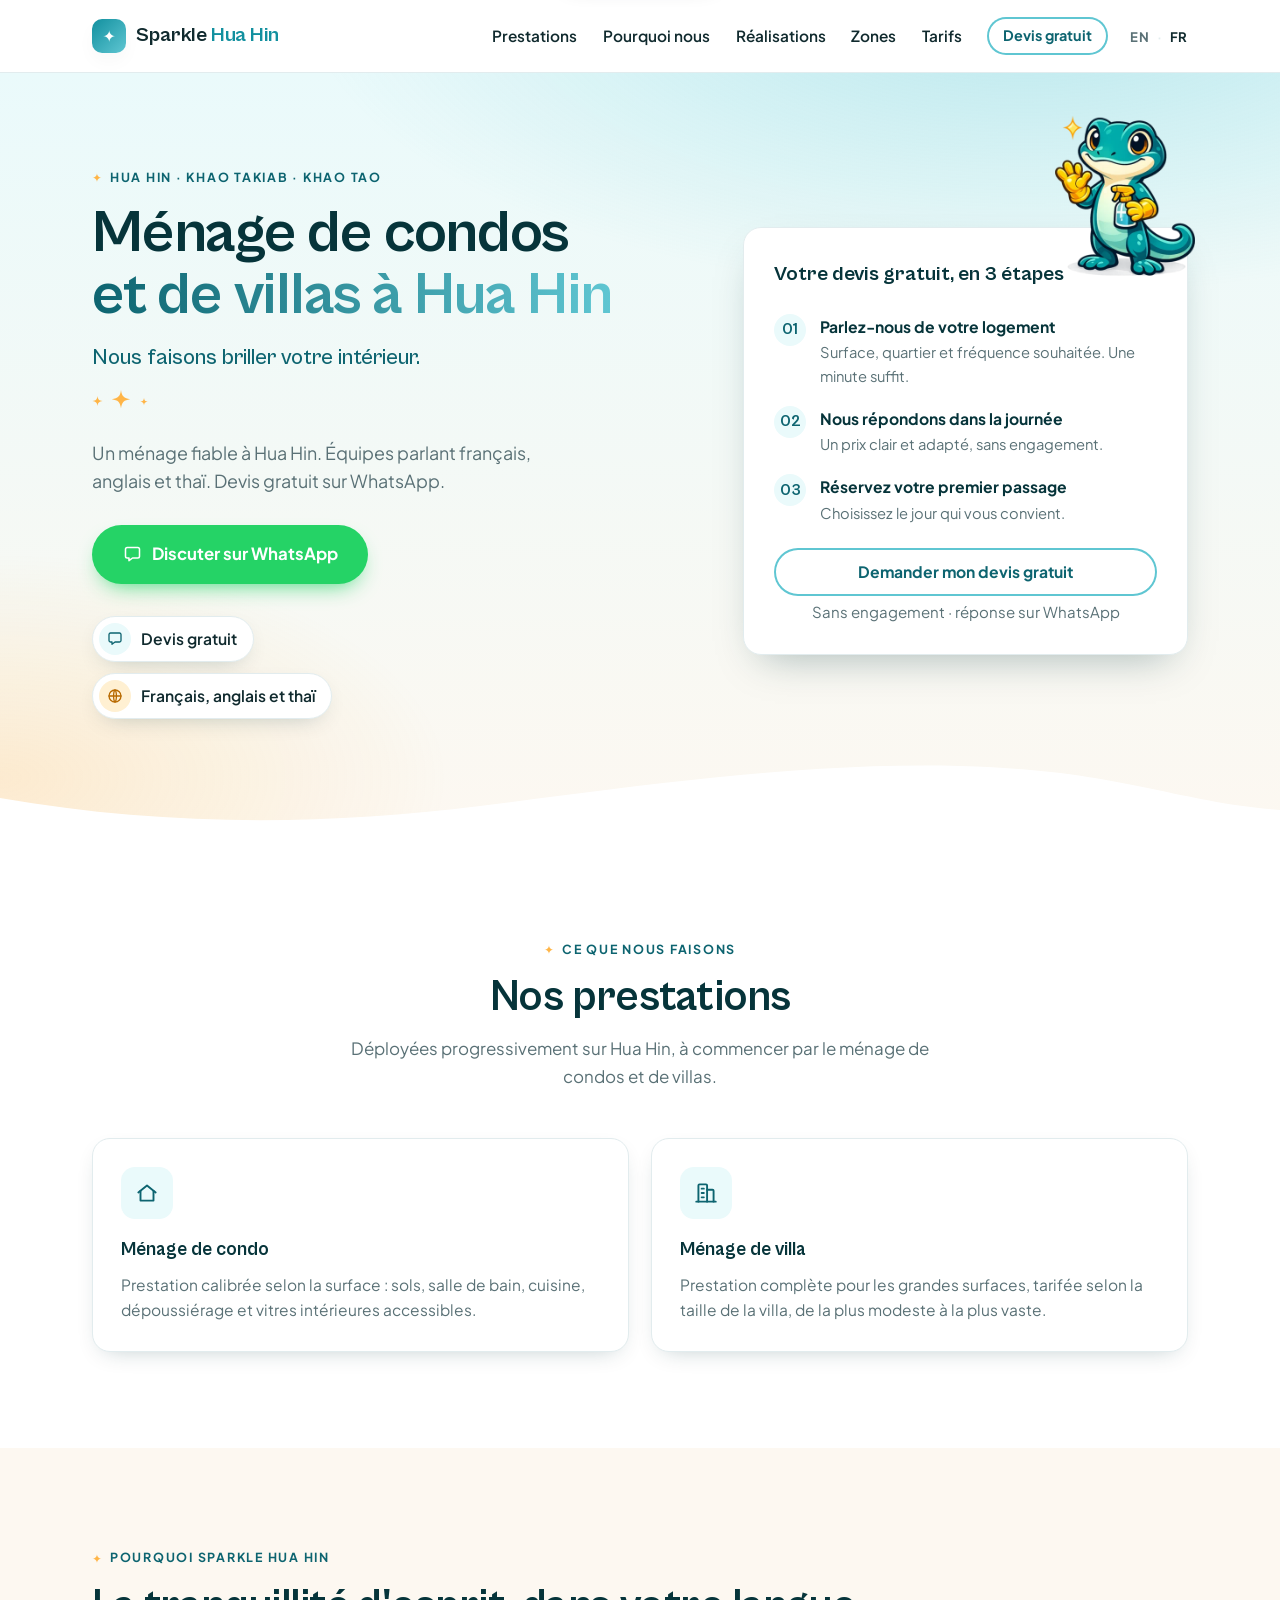
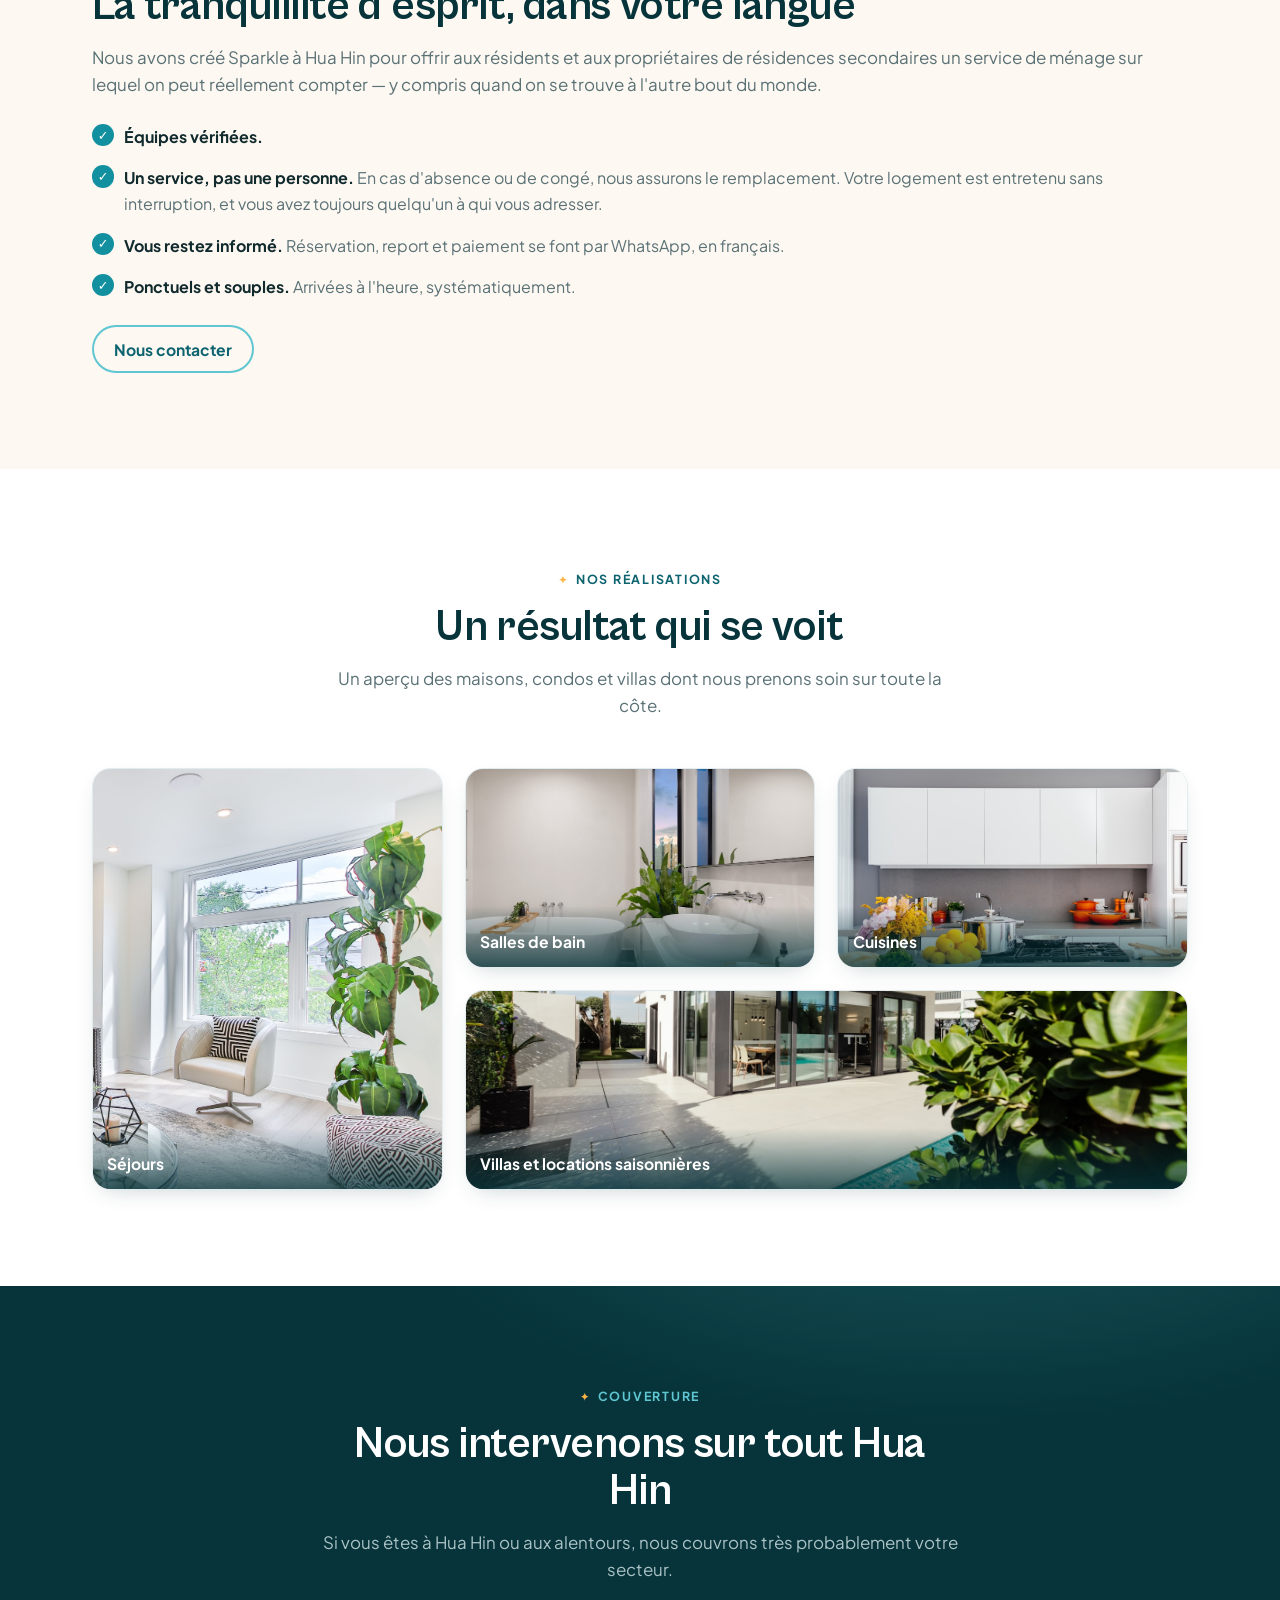
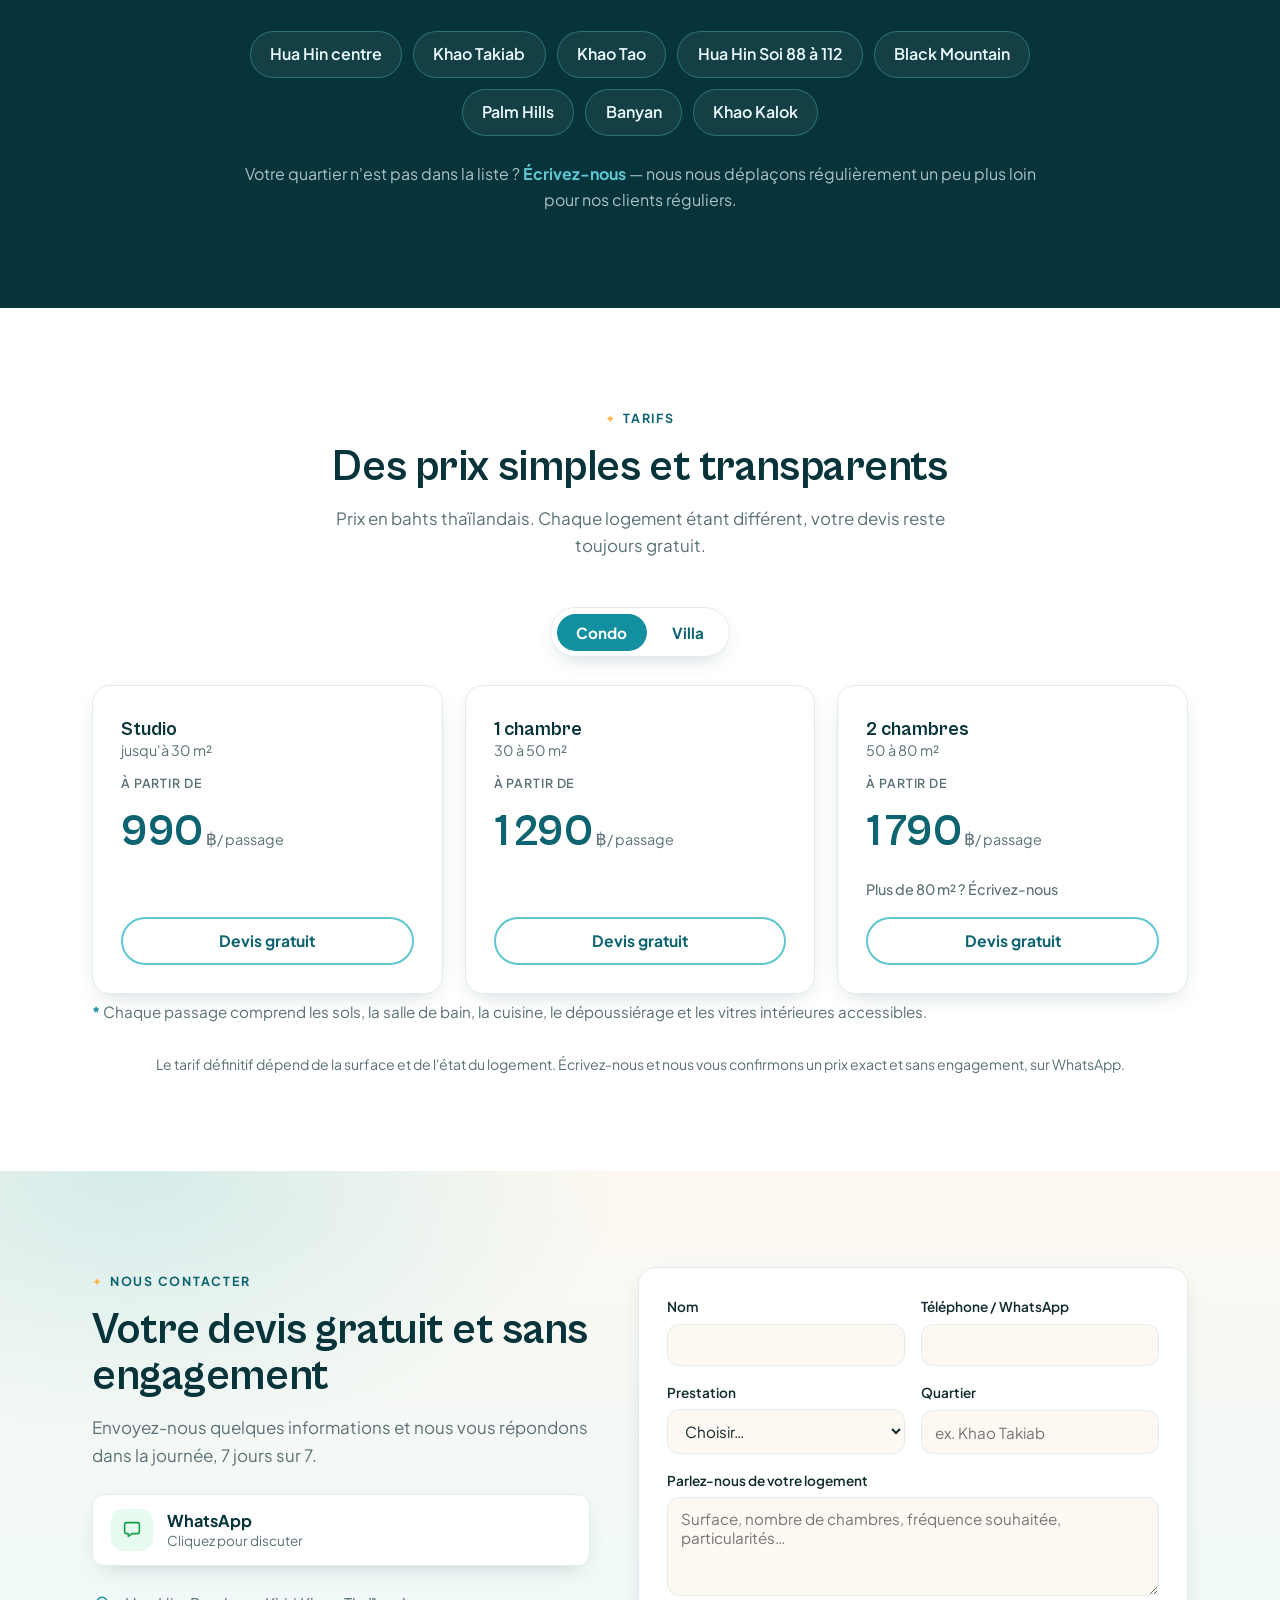
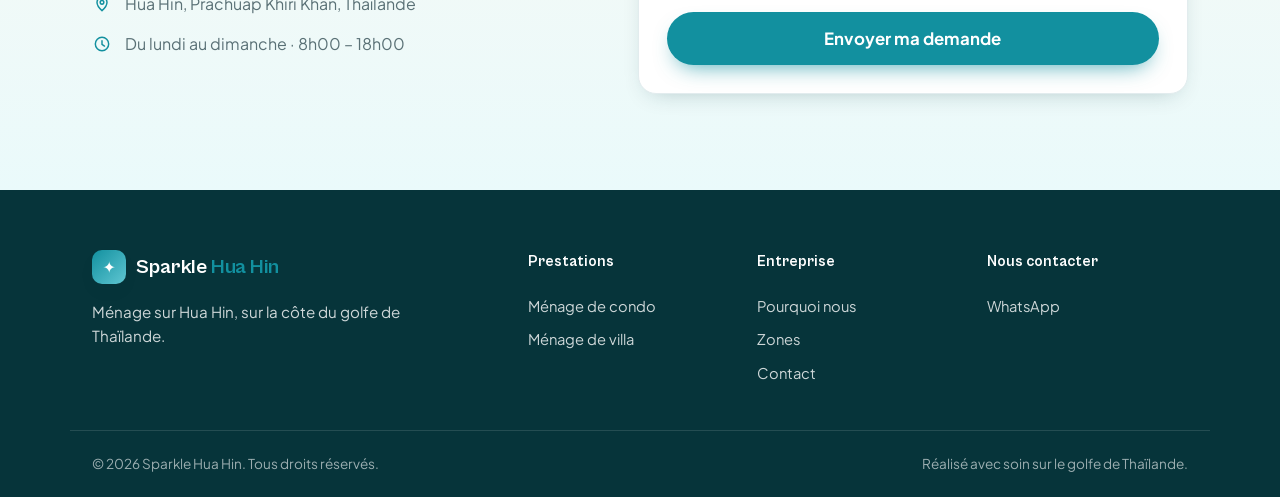
<file: fr/index.html>
<!DOCTYPE html>
<html lang="fr">
<head>
  <meta charset="UTF-8" />
  <meta name="viewport" content="width=device-width, initial-scale=1.0" />
  <title>Ménage à Hua Hin — Sparkle Hua Hin</title>
  <meta name="description" content="Ménage de condos et villas à Hua Hin. Équipes vérifiées, interlocuteur francophone. Devis gratuit sur WhatsApp." />
  <link rel="canonical" href="https://sparklehuahin.com/fr/" />
  <link rel="alternate" hreflang="en" href="https://sparklehuahin.com/" />
  <link rel="alternate" hreflang="fr" href="https://sparklehuahin.com/fr/" />
  <link rel="alternate" hreflang="x-default" href="https://sparklehuahin.com/" />
  <meta name="theme-color" content="#0e7c86" />

  <!-- Open Graph — WhatsApp, Facebook, LINE, Messenger -->
  <meta property="og:type" content="website" />
  <meta property="og:site_name" content="Sparkle Hua Hin" />
  <meta property="og:url" content="https://sparklehuahin.com/fr/" />
  <meta property="og:title" content="Ménage à Hua Hin — Sparkle Hua Hin" />
  <meta property="og:description" content="Ménage de condos et villas à Hua Hin. Équipes vérifiées, francophones. Devis gratuit sur WhatsApp." />
  <meta property="og:image" content="https://sparklehuahin.com/assets/img/og-sparkle.jpg" />
  <meta property="og:image:width" content="1200" />
  <meta property="og:image:height" content="630" />
  <meta property="og:image:alt" content="Sparkle Hua Hin — ménage de condos et de villas à Hua Hin" />
  <meta property="og:locale" content="fr_FR" />

  <!-- Twitter / X -->
  <meta name="twitter:card" content="summary_large_image" />
  <meta name="twitter:title" content="Ménage à Hua Hin — Sparkle Hua Hin" />
  <meta name="twitter:description" content="Ménage de condos et villas à Hua Hin. Équipes vérifiées, francophones. Devis gratuit sur WhatsApp." />
  <meta name="twitter:image" content="https://sparklehuahin.com/assets/img/og-sparkle.jpg" />
  <meta name="twitter:image:alt" content="Sparkle Hua Hin — ménage de condos et de villas à Hua Hin" />

  <style>
    /* page-specific helpers (pricing tabs) */
    .rate-rows { list-style: none; display: grid; gap: .55rem; margin: .4rem 0 1.4rem; }
    .price .rate-rows li { display: flex; justify-content: space-between; gap: 1rem; align-items: baseline;
      padding: 0 0 .55rem; border-bottom: 1px dashed var(--line); color: var(--teal-900); font-size: .98rem; }
    .price .rate-rows li::before { content: none; }
    .price .rate-rows li:last-child { border-bottom: 0; padding-bottom: 0; }
    .rate-rows .amt { font-family: var(--font-display); font-weight: 700; color: var(--teal-700); white-space: nowrap; }
    /* equal-height pricing cards (3 across, two rows) */
    #pricing .pricing-grid { align-items: stretch; }
    #pricing .price .btn { margin-top: auto; }
    .price .card-sz { color: var(--muted); font-size: .9rem; margin-top: -.35rem; }
    /* only ever used with .muted-note now that the launch offer is gone */
    .launch-line { color: var(--muted); font-weight: 500; font-size: .9rem; margin: -.6rem 0 1rem; }
    /* pricing tabs */
    .ptab-btns { display: inline-flex; gap: .3rem; padding: .35rem; margin: 0 auto 28px; background: #fff;
      border: 1px solid var(--line); border-radius: 999px; box-shadow: var(--shadow-sm); }
    .ptabs { text-align: center; }
    .ptab-panel { text-align: left; }
    .ptab-btn { border: 0; cursor: pointer; font-family: inherit; font-weight: 700; font-size: .95rem;
      color: var(--teal-700); background: transparent; padding: .6em 1.3em; border-radius: 999px; transition: all .15s; }
    .ptab-btn:hover { color: var(--teal-900); }
    .ptab-btn.is-active { background: var(--teal-500); color: #fff; }
    @media (max-width: 560px) { .ptab-btns { display: flex; width: 100%; } .ptab-btn { flex: 1; padding: .6em .4em; font-size: .85rem; } }
    .group-note { color: var(--muted); font-size: .95rem; margin: 6px 0 0; }
    .group-note a { color: var(--teal-700); font-weight: 600; }
    .group-note .star { color: var(--teal-500); font-weight: 700; }
    .launch-line.muted-note { color: var(--muted); font-weight: 500; }
    .launch-line.muted-note a { color: var(--teal-700); font-weight: 600; }
  </style>
  <!-- Fonts are self-hosted (@font-face in styles.css). Preload the two used
       above the fold so they start before the stylesheet finishes parsing. -->
  <link rel="preload" href="/assets/fonts/jakarta-latin.woff2" as="font" type="font/woff2" crossorigin />
  <link rel="preload" href="/assets/fonts/cabinet-700.woff2" as="font" type="font/woff2" crossorigin />
  <link rel="stylesheet" href="/assets/styles.css" />
  <link rel="icon" type="image/png" sizes="32x32" href="/assets/img/favicon-32.png" />
  <link rel="icon" type="image/png" sizes="180x180" href="/assets/img/favicon.png" />
  <link rel="apple-touch-icon" href="/assets/img/favicon.png" />

  <script type="application/ld+json">
  {
    "@context": "https://schema.org",
    "@type": "WebPage",
    "@id": "https://sparklehuahin.com/fr/#webpage",
    "url": "https://sparklehuahin.com/fr/",
    "inLanguage": "fr",
    "name": "Ménage à Hua Hin — Sparkle Hua Hin",
    "description": "Ménage de condos et villas à Hua Hin.",
    "primaryImageOfPage": {
      "@type": "ImageObject",
      "url": "https://sparklehuahin.com/assets/img/og-sparkle.jpg"
    },
    "about": { "@id": "https://sparklehuahin.com/#business" }
  }
  </script>
</head>
<body>
  <a class="skip-link" href="#main">Aller au contenu</a>
  <!-- SVG icon sprite -->
  <svg width="0" height="0" style="position:absolute" aria-hidden="true" focusable="false">
    <symbol id="i-home" viewBox="0 0 24 24"><path d="M4 11.5 12 5l8 6.5"/><path d="M6 10v9h12v-9"/></symbol>
    <symbol id="i-sparkle" viewBox="0 0 24 24"><path d="M12 4c.7 4.6 1.7 5.6 6 6.3-4.3.7-5.3 1.7-6 6.3-.7-4.6-1.7-5.6-6-6.3 4.3-.7 5.3-1.7 6-6.3Z"/></symbol>
    <symbol id="i-bed" viewBox="0 0 24 24"><path d="M4 18V9"/><path d="M4 13h13a3 3 0 0 1 3 3v2"/><path d="M4 18h16"/><path d="M8 13v-2a1 1 0 0 1 1-1h3a1 1 0 0 1 1 1v2"/></symbol>
    <symbol id="i-box" viewBox="0 0 24 24"><path d="M3.5 7.5 12 4l8.5 3.5v9L12 20l-8.5-3.5Z"/><path d="m3.5 7.5 8.5 3.6 8.5-3.6"/><path d="M12 11.1V20"/></symbol>
    <symbol id="i-building" viewBox="0 0 24 24"><path d="M5 20V5a1 1 0 0 1 1-1h6a1 1 0 0 1 1 1v15"/><path d="M13 9h5a1 1 0 0 1 1 1v10"/><path d="M3 20h18"/><path d="M8 8h2M8 12h2M8 16h2"/></symbol>
    <symbol id="i-wind" viewBox="0 0 24 24"><path d="M3 8h10a2.5 2.5 0 1 0-2.4-3.2"/><path d="M3 16h13a2.5 2.5 0 1 1-2.4 3.2"/><path d="M3 12h17"/></symbol>
    <symbol id="i-leaf" viewBox="0 0 24 24"><path d="M5 19c0-7 5-12 14-12 0 9-5 13-11 13a4 4 0 0 1-3-1Z"/><path d="M5 19c3-5 6-7 10-8"/></symbol>
    <symbol id="i-clock" viewBox="0 0 24 24"><circle cx="12" cy="12" r="8"/><path d="M12 8v4.5l3 2"/></symbol>
    <symbol id="i-key" viewBox="0 0 24 24"><circle cx="9" cy="9" r="4"/><path d="m11.8 11.8 7.2 7.2"/><path d="m16.4 14.6-1.6 1.6 2 2 1.6-1.6"/></symbol>
    <symbol id="i-globe" viewBox="0 0 24 24"><circle cx="12" cy="12" r="8"/><path d="M4 12h16"/><path d="M12 4c2.5 2.2 2.5 13.8 0 16M12 4c-2.5 2.2-2.5 13.8 0 16"/></symbol>
    <symbol id="i-shield" viewBox="0 0 24 24"><path d="M12 4 5 6.5v5.5c0 4 3 6.8 7 8 4-1.2 7-4 7-8V6.5Z"/><path d="m9 12 2 2 4-4"/></symbol>
    <symbol id="i-chat" viewBox="0 0 24 24"><path d="M20 6a2 2 0 0 0-2-2H6a2 2 0 0 0-2 2v8a2 2 0 0 0 2 2h2v3l4-3h6a2 2 0 0 0 2-2Z"/></symbol>
    <symbol id="i-phone" viewBox="0 0 24 24"><path d="M6 4h2.5l1.3 4-1.8 1.4a10 10 0 0 0 4.6 4.6l1.4-1.8 4 1.3V16a2 2 0 0 1-2 2A13 13 0 0 1 4 6a2 2 0 0 1 2-2Z"/></symbol>
    <symbol id="i-mail" viewBox="0 0 24 24"><rect x="3.5" y="5.5" width="17" height="13" rx="2"/><path d="m4 7 8 5.5L20 7"/></symbol>
    <symbol id="i-pin" viewBox="0 0 24 24"><path d="M12 20s-6-5-6-10a6 6 0 0 1 12 0c0 5-6 10-6 10Z"/><circle cx="12" cy="10" r="2.2"/></symbol>
    <symbol id="i-spark-solid" viewBox="0 0 24 24"><path d="M12 0c1 7.5 3.5 10 11 11-7.5 1-10 3.5-11 11-1-7.5-3.5-10-11-11 7.5-1 10-3.5 11-11Z"/></symbol>
  </svg>

  <!-- Header -->
  <header class="site-header" id="top">
    <div class="container nav">
      <a href="#top" class="brand">
        <span class="brand-mark">✦</span>
        <span class="brand-text">Sparkle<span class="brand-accent"> Hua Hin</span></span>
      </a>
      <nav class="nav-links" id="primary-nav" aria-label="Principale">
        <a href="#services">Prestations</a>
        <a href="#why">Pourquoi nous</a>
        <a href="#gallery">Réalisations</a>
        <a href="#areas">Zones</a>
        <a href="#pricing">Tarifs</a>
        <!-- <a href="#reviews">Avis</a> --><!-- reviews section held back -->
        <a href="#contact" class="btn btn-sm btn-ghost">Devis gratuit</a>
      </nav>
      <div class="lang-switch">
        <a href="/" hreflang="en" lang="en">EN</a>
        <span class="sep" aria-hidden="true">·</span>
        <a href="/fr/" hreflang="fr" lang="fr" aria-current="page">FR</a>
      </div>
      <button class="nav-toggle" type="button" aria-label="Ouvrir le menu" aria-expanded="false" aria-controls="primary-nav">
        <span></span><span></span><span></span>
      </button>
    </div>
  </header>

  <main id="main">
  <!-- Hero -->
  <section class="hero">
    <div class="container hero-inner">
      <div class="hero-copy">
        <p class="eyebrow">Hua Hin · Khao Takiab · Khao Tao</p>
        <h1>
          <span class="line"><span>Ménage de condos</span></span>
          <span class="line"><span class="hl">et de villas à Hua Hin</span></span>
        </h1>
        <p class="hero-slogan">Nous faisons briller votre intérieur.</p>
        <span class="title-spark" aria-hidden="true">
          <svg class="spark-row" viewBox="0 0 92 24">
            <use href="#i-spark-solid" x="0" y="7" width="11" height="11" />
            <use href="#i-spark-solid" x="19" y="1" width="20" height="20" />
            <use href="#i-spark-solid" x="48" y="9" width="8" height="8" />
          </svg>
        </span>
        <p class="lead">
          Un ménage fiable à Hua Hin. Équipes parlant
          français, anglais et thaï. Devis gratuit sur WhatsApp.
        </p>
        <div class="hero-actions">
          <a href="https://wa.me/66943325162?text=Bonjour%20Sparkle%20Hua%20Hin%2C%20je%20souhaiterais%20un%20devis%20pour%20du%20m%C3%A9nage." class="btn btn-lg btn-wa" target="_blank" rel="noopener">
            <svg class="ico" aria-hidden="true"><use href="#i-chat" /></svg> Discuter sur WhatsApp
          </a>
        </div>
        <ul class="hero-trust">
          <li><svg class="ico" aria-hidden="true"><use href="#i-chat" /></svg> Devis gratuit</li>
          <li><svg class="ico" aria-hidden="true"><use href="#i-globe" /></svg> Français, anglais et thaï</li>
        </ul>
      </div>
      <aside class="hero-card">
        <img class="hero-mascot" src="/assets/img/mascot.webp" width="320" height="366" alt="" aria-hidden="true" />
        <div class="hero-card-inner">
          <h3>Votre devis gratuit, en 3 étapes</h3>
          <ol class="quote-steps">
            <li>
              <span class="step-num">01</span>
              <span class="step-txt"><strong>Parlez-nous de votre logement</strong>Surface, quartier et fréquence souhaitée. Une minute suffit.</span>
            </li>
            <li>
              <span class="step-num">02</span>
              <span class="step-txt"><strong>Nous répondons dans la journée</strong>Un prix clair et adapté, sans engagement.</span>
            </li>
            <li>
              <span class="step-num">03</span>
              <span class="step-txt"><strong>Réservez votre premier passage</strong>Choisissez le jour qui vous convient.</span>
            </li>
          </ol>
          <a href="#contact" class="btn btn-block btn-ghost">Demander mon devis gratuit</a>
          <p class="hero-card-note">Sans engagement · réponse sur WhatsApp</p>
        </div>
      </aside>
    </div>
    <div class="hero-wave" aria-hidden="true">
      <svg viewBox="0 0 1440 90" preserveAspectRatio="none"><path d="M0 48c180 28 360 28 540 8s360-44 540-40 240 36 360 44v30H0Z" /></svg>
    </div>
  </section>

  <!-- Trusted by / badges -->
  <!-- Bande d'icônes masquée (10/2026) : il ne restait que la ligne des langues, déjà dite dans le hero. Pour la remettre : retirer ce commentaire et remplacer [[ et ]] par le commentaire HTML d'origine.
  <section class="badges">
    <div class="container badges-row">
      [[ Conciergerie masquée (10/2026) : on ne promeut que le ménage pour l'instant. À remettre tel quel.
<span><svg class="ico" aria-hidden="true"><use href="#i-key" /></svg> Service de garde de clés</span>
]]
      <span><svg class="ico" aria-hidden="true"><use href="#i-globe" /></svg> Français · English · ไทย</span>
    </div>
  </section>
  -->

  <!-- Services -->
  <section class="section" id="services">
    <div class="container">
      <div class="section-head">
        <p class="eyebrow">Ce que nous faisons</p>
        <h2>Nos prestations</h2>
        <p class="section-sub">Déployées progressivement sur Hua Hin, à commencer par le ménage de condos et de villas.</p>
      </div>
      <div class="grid services-grid">
        <article class="card service">
          <div class="service-ico"><svg class="ico" aria-hidden="true"><use href="#i-home" /></svg></div>
          <h3>Ménage de condo</h3>
          <p>Prestation calibrée selon la surface : sols, salle de bain, cuisine, dépoussiérage et vitres intérieures accessibles.</p>
        </article>
        <article class="card service">
          <div class="service-ico"><svg class="ico" aria-hidden="true"><use href="#i-building" /></svg></div>
          <h3>Ménage de villa</h3>
          <p>Prestation complète pour les grandes surfaces, tarifée selon la taille de la villa, de la plus modeste à la plus vaste.</p>
        </article>
        <!-- Conciergerie masquée (10/2026) : on ne promeut que le ménage pour l'instant. À remettre tel quel.
<article class="card service">
          <div class="service-ico"><svg class="ico" aria-hidden="true"><use href="#i-shield" /></svg></div>
          <h3>Inspection de bien</h3>
          <p>Une visite ponctuelle avec rapport photo, relevés d'eau et d'électricité et vérification de l'état général.</p>
        </article>
        <article class="card service">
          <div class="service-ico"><svg class="ico" aria-hidden="true"><use href="#i-key" /></svg></div>
          <h3>Gardiennage à distance</h3>
          <p>Des passages réguliers pendant votre absence : rapport photo, vérification générale et signalement immédiat de tout problème.</p>
        </article>
        <article class="card service">
          <div class="service-ico"><svg class="ico" aria-hidden="true"><use href="#i-bed" /></svg></div>
          <h3>Support Airbnb</h3>
          <p>Gestion fiable des arrivées et des départs de vos voyageurs, avec rapport photo sur demande.</p>
        </article>
-->
      </div>
    </div>
  </section>

  <!-- Why us -->
  <section class="section section-alt" id="why">
    <div class="container why-inner">
      <div class="why-copy">
        <p class="eyebrow">Pourquoi Sparkle Hua Hin</p>
        <h2>La tranquillité d'esprit, dans votre langue</h2>
        <p class="section-sub">Nous avons créé Sparkle à Hua Hin pour offrir aux résidents et aux propriétaires de résidences secondaires un service de ménage sur lequel on peut réellement compter — y compris quand on se trouve à l'autre bout du monde.</p>
        <ul class="check-list">
          <li><strong>Équipes vérifiées.</strong></li>
          <li><strong>Un service, pas une personne.</strong> En cas d'absence ou de congé, nous assurons le remplacement. Votre logement est entretenu sans interruption, et vous avez toujours quelqu'un à qui vous adresser.</li>
          <li><strong>Vous restez informé.</strong> Réservation, report et paiement se font par WhatsApp, en français.</li>
          <!-- Conciergerie masquée (10/2026) : on ne promeut que le ménage pour l'instant. À remettre tel quel.
<li><strong>Vos clés en confiance.</strong> Conservation sécurisée des clés pour les propriétaires absents et les locations.</li>
-->
          <li><strong>Ponctuels et souples.</strong> Arrivées à l'heure, systématiquement.</li>
        </ul>
        <a href="#contact" class="btn btn-ghost">Nous contacter</a>
      </div>
    </div>
  </section>

  <!-- Gallery -->
  <section class="section" id="gallery">
    <div class="container">
      <div class="section-head">
        <p class="eyebrow">Nos réalisations</p>
        <h2>Un résultat qui se voit</h2>
        <p class="section-sub">Un aperçu des maisons, condos et villas dont nous prenons soin sur toute la côte.</p>
      </div>
      <div class="grid gallery-grid">
        <figure class="gallery-item gallery-tall">
          <img src="/assets/img/living.jpg" width="900" height="1200" alt="Séjour lumineux et impeccable nettoyé par Sparkle Hua Hin" loading="lazy" />
          <figcaption>Séjours</figcaption>
        </figure>
        <figure class="gallery-item">
          <img src="/assets/img/bathroom.jpg" width="900" height="700" alt="Salle de bain parfaitement propre" loading="lazy" />
          <figcaption>Salles de bain</figcaption>
        </figure>
        <figure class="gallery-item">
          <img src="/assets/img/kitchen.jpg" width="900" height="700" alt="Cuisine propre et rangée" loading="lazy" />
          <figcaption>Cuisines</figcaption>
        </figure>
        <figure class="gallery-item gallery-wide">
          <img src="/assets/img/villa.jpg" width="1600" height="800" alt="Villa avec piscine en bord de mer entretenue par Sparkle Hua Hin" loading="lazy" />
          <figcaption>Villas et locations saisonnières</figcaption>
        </figure>
      </div>
    </div>
  </section>

  <!-- Areas -->
  <section class="section section-dark" id="areas" data-dark-ground>
    <div class="container">
      <div class="section-head">
        <p class="eyebrow">Couverture</p>
        <h2>Nous intervenons sur tout Hua Hin</h2>
        <p class="section-sub">Si vous êtes à Hua Hin ou aux alentours, nous couvrons très probablement votre secteur.</p>
      </div>
      <div class="areas-wrap">
        <ul class="areas-list">
          <li>Hua Hin centre</li>
          <li>Khao Takiab</li>
          <li>Khao Tao</li>
          <li>Hua Hin Soi 88 à 112</li>
          <li>Black Mountain</li>
          <li>Palm Hills</li>
          <li>Banyan</li>
          <li>Khao Kalok</li>
        </ul>
        <p class="areas-note">Votre quartier n'est pas dans la liste ? <a href="#contact">Écrivez-nous</a> — nous nous déplaçons régulièrement un peu plus loin pour nos clients réguliers.</p>
      </div>
    </div>
  </section>

  <!-- Pricing -->
  <section class="section" id="pricing">
    <div class="container">
      <div class="section-head">
        <p class="eyebrow">Tarifs</p>
        <h2>Des prix simples et transparents</h2>
        <p class="section-sub">Prix en bahts thaïlandais. Chaque logement étant différent, votre devis reste toujours gratuit.</p>
      </div>

      <div class="ptabs">
        <div class="ptab-btns" role="tablist" aria-label="Catégories de tarifs">
          <button class="ptab-btn is-active" type="button" data-ptab="condo" role="tab"
                  id="ptab-condo" aria-controls="ppanel-condo" aria-selected="true" tabindex="0">Condo</button>
          <button class="ptab-btn" type="button" data-ptab="villa" role="tab"
                  id="ptab-villa" aria-controls="ppanel-villa" aria-selected="false" tabindex="-1">Villa</button>
          <!-- Conciergerie masquée (10/2026) : on ne promeut que le ménage pour l'instant. À remettre tel quel.
<button class="ptab-btn" type="button" data-ptab="mgmt" role="tab"
                  id="ptab-mgmt" aria-controls="ppanel-mgmt" aria-selected="false" tabindex="-1">Gestion de bien</button>
-->
        </div>

        <!-- Condo -->
        <div class="ptab-panel is-active" data-ppanel="condo" role="tabpanel"
             id="ppanel-condo" aria-labelledby="ptab-condo">
          <div class="grid pricing-grid">
            <article class="card price">
              <h3>Studio</h3>
              <p class="card-sz">jusqu'à 30 m²</p>
              <p class="price-tag"><span class="price-from">À partir de</span><span>990</span>&nbsp;฿<small>/ passage</small></p>
              <a href="#contact" class="btn btn-block btn-ghost">Devis gratuit</a>
            </article>
            <article class="card price">
              <h3>1 chambre</h3>
              <p class="card-sz">30 à 50 m²</p>
              <p class="price-tag"><span class="price-from">À partir de</span><span>1&#8239;290</span>&nbsp;฿<small>/ passage</small></p>
              <a href="#contact" class="btn btn-block btn-ghost">Devis gratuit</a>
            </article>
            <article class="card price">
              <h3>2 chambres</h3>
              <p class="card-sz">50 à 80 m²</p>
              <p class="price-tag"><span class="price-from">À partir de</span><span>1&#8239;790</span>&nbsp;฿<small>/ passage</small></p>
              <p class="launch-line muted-note">Plus de 80 m² ? Écrivez-nous</p>
              <a href="#contact" class="btn btn-block btn-ghost">Devis gratuit</a>
            </article>
          </div>
          <p class="group-note"><span class="star">*</span> Chaque passage comprend les sols, la salle de bain, la cuisine, le dépoussiérage et les vitres intérieures accessibles.</p>
        </div>

        <!-- Villa -->
        <div class="ptab-panel" data-ppanel="villa" role="tabpanel" hidden
             id="ppanel-villa" aria-labelledby="ptab-villa">
          <div class="grid pricing-grid">
            <article class="card price">
              <h3>Petite villa</h3>
              <p class="card-sz">jusqu'à 100 m²</p>
              <p class="price-tag"><span class="price-from">À partir de</span><span>2&#8239;500</span>&nbsp;฿<small>/ passage</small></p>
              <a href="#contact" class="btn btn-block btn-ghost">Devis gratuit</a>
            </article>
            <article class="card price">
              <h3>Villa moyenne</h3>
              <p class="card-sz">100 à 200 m²</p>
              <p class="price-tag"><span class="price-from">À partir de</span><span>3&#8239;500</span>&nbsp;฿<small>/ passage</small></p>
              <a href="#contact" class="btn btn-block btn-ghost">Devis gratuit</a>
            </article>
            <article class="card price">
              <h3>Grande villa</h3>
              <p class="card-sz">200 à 300 m²</p>
              <p class="price-tag"><span class="price-from">À partir de</span><span>4&#8239;500</span>&nbsp;฿<small>/ passage</small></p>
              <p class="launch-line muted-note">Villa d'exception ? Écrivez-nous</p>
              <a href="#contact" class="btn btn-block btn-ghost">Devis gratuit</a>
            </article>
          </div>
        </div>

        <!-- Property management -->
        <!-- Conciergerie masquée (10/2026) : on ne promeut que le ménage pour l'instant. À remettre tel quel.
<div class="ptab-panel" data-ppanel="mgmt" role="tabpanel" hidden
             id="ppanel-mgmt" aria-labelledby="ptab-mgmt">
          <div class="grid pricing-grid">
            <article class="card price">
              <h3>Inspection de bien</h3>
              <p class="price-tag"><span class="price-from">Forfait</span><span>500</span>&nbsp;฿<small>/ visite</small></p>
              <ul>
                <li>Une visite + rapport photo</li>
                <li>Relevés d'eau et d'électricité</li>
                <li>Vérification de l'état général</li>
              </ul>
              <a href="#contact" class="btn btn-block btn-ghost">Devis gratuit</a>
            </article>
            <article class="card price">
              <h3>Gardiennage à distance</h3>
              <p class="price-tag"><span class="price-from">À partir de</span><span>1&#8239;000</span>&nbsp;฿<small>/ mois</small></p>
              <ul class="rate-rows">
                <li><span>1 visite / mois</span><span class="amt">1&#8239;000&nbsp;฿</span></li>
                <li><span>2 visites / mois</span><span class="amt">1&#8239;500&nbsp;฿</span></li>
                <li><span>4 visites / mois</span><span class="amt">2&#8239;500&nbsp;฿</span></li>
              </ul>
              <a href="#contact" class="btn btn-block btn-ghost">Devis gratuit</a>
            </article>
            <article class="card price">
              <h3>Support Airbnb</h3>
              <p class="price-tag"><span class="price-from">À partir de</span><span>500</span>&nbsp;฿<small>/ accueil-départ</small></p>
              <ul class="rate-rows">
                <li><span>Arrivée / départ</span><span class="amt">500&nbsp;฿</span></li>
                <li><span>Avec photos</span><span class="amt">700&nbsp;฿</span></li>
              </ul>
              <a href="#contact" class="btn btn-block btn-ghost">Devis gratuit</a>
            </article>
          </div>
        </div>
-->
      </div>

      <p class="price-foot">Le tarif définitif dépend de la surface et de l'état du logement. Écrivez-nous et nous vous confirmons un prix exact et sans engagement, sur WhatsApp.</p>
    </div>
  </section>

  <!-- Reviews section held back in full — heading and nav links included. The
       three quotes were written, not collected, and a heading over an empty
       band reads as a bug. It comes back when the quotes are real; better
       still, on Google Business Profile, where a review is dated and
       verifiable by anyone. -->
  <!--
  <section class="section section-alt" id="reviews">
    <div class="container">
      <div class="section-head">
        <p class="eyebrow">Avis</p>
        <h2>Ce que disent nos clients</h2>
        <p class="section-sub">Résidents, retraités et propriétaires de locations sur toute la côte.</p>
      </div>
      <div class="grid reviews-grid">
        <figure class="card review">
          <div class="stars" aria-label="5 étoiles sur 5">★★★★★</div>
          <blockquote>« Ils s'occupent de notre villa pendant les six mois que nous passons au Royaume-Uni. Toujours impeccable, toujours à l'heure. Une vraie tranquillité d'esprit. »</blockquote>
          <figcaption><strong>David et Sue M.</strong> — Propriétaires d'une villa, Pranburi</figcaption>
        </figure>
        <figure class="card review">
          <div class="stars" aria-label="5 étoiles sur 5">★★★★★</div>
          <blockquote>« Mes voyageurs Airbnb me disent sans arrêt à quel point le logement est propre. L'équipe de rotation ne m'a jamais fait défaut, même sur des réservations de dernière minute. »</blockquote>
          <figcaption><strong>Niran S.</strong> — Hôte de location, Khao Takiab</figcaption>
        </figure>
        <figure class="card review">
          <div class="stars" aria-label="5 étoiles sur 5">★★★★★</div>
          <blockquote>« J'ai fait faire un grand ménage avant de quitter mon condo et j'ai récupéré l'intégralité de ma caution. Professionnels, agréables, et ils parlent parfaitement français. »</blockquote>
          <figcaption><strong>Marie L.</strong> — Locataire de condo, Hua Hin centre</figcaption>
        </figure>
      </div>
    </div>
  </section>
  -->


  <!-- Contact / CTA -->
  <section class="section section-cta" id="contact">
    <div class="container contact-inner">
      <div class="contact-copy">
        <p class="eyebrow">Nous contacter</p>
        <h2>Votre devis gratuit et sans engagement</h2>
        <p class="section-sub">Envoyez-nous quelques informations et nous vous répondons dans la journée, 7 jours sur 7.</p>
        <div class="contact-quick">
          <a class="quick-btn quick-wa" href="https://wa.me/66943325162?text=Bonjour%20Sparkle%20Hua%20Hin%2C%20je%20souhaiterais%20un%20devis%20pour%20du%20m%C3%A9nage." target="_blank" rel="noopener">
            <span class="quick-ico"><svg class="ico" aria-hidden="true"><use href="#i-chat" /></svg></span>
            <span class="quick-txt"><strong>WhatsApp</strong><small>Cliquez pour discuter</small></span>
          </a>
          <!-- LINE contact hidden for now
          <a class="quick-btn quick-line" href="https://line.me/R/ti/p/@sparklehuahin" target="_blank" rel="noopener">
            <span class="quick-ico"><svg class="ico" aria-hidden="true"><use href="#i-chat" /></svg></span>
            <span class="quick-txt"><strong>LINE</strong><small>@sparklehuahin</small></span>
          </a>
          -->
          <!-- Phone contact hidden for now (10/2026) : on privilégie WhatsApp et le formulaire. À remettre tel quel.
          <a class="quick-btn quick-call" href="tel:+66943325162">
            <span class="quick-ico"><svg class="ico" aria-hidden="true"><use href="#i-phone" /></svg></span>
            <span class="quick-txt"><strong>Nous appeler</strong><small>+66 94 332 5162</small></span>
          </a>
          -->
        </div>
        <ul class="contact-list">
          <!-- Email contact hidden for now
          <li><svg class="ico" aria-hidden="true"><use href="#i-mail" /></svg> <a href="mailto:hello@sparklehuahin.com">hello@sparklehuahin.com</a></li>
          -->
          <li><svg class="ico" aria-hidden="true"><use href="#i-pin" /></svg> Hua Hin, Prachuap Khiri Khan, Thaïlande</li>
          <li><svg class="ico" aria-hidden="true"><use href="#i-clock" /></svg> Du lundi au dimanche · 8h00 – 18h00</li>
        </ul>
      </div>
      <form class="contact-form card" id="quote-form" data-contact-form>
        <div aria-hidden="true" style="position:absolute;left:-9999px;top:auto;width:1px;height:1px;overflow:hidden;">
          <label>Ne pas remplir <input type="text" name="website" tabindex="-1" autocomplete="off" /></label>
        </div>
        <div class="form-row">
          <label><span>Nom</span><input type="text" name="name" autocomplete="name" required /></label>
          <label><span>Téléphone / WhatsApp</span><input type="tel" name="contact" autocomplete="tel" inputmode="tel" required /></label>
        </div>
        <div class="form-row">
          <label><span>Prestation</span>
            <select name="service" required>
              <option value="">Choisir…</option>
              <option value="Condo cleaning">Ménage de condo</option>
              <option value="Villa cleaning">Ménage de villa</option>
              <!-- Conciergerie masquée (10/2026) : on ne promeut que le ménage pour l'instant. À remettre tel quel.
<option value="Property inspection">Inspection de bien</option>
              <option value="House watching">Gardiennage à distance</option>
              <option value="Airbnb support">Support Airbnb</option>
--><option value="Other / not sure">Autre / je ne sais pas encore</option>
            </select>
          </label>
          <label><span>Quartier</span><input type="text" name="area" autocomplete="address-level2" placeholder="ex. Khao Takiab" required /></label>
        </div>
        <label><span>Parlez-nous de votre logement</span>
          <textarea name="message" rows="4" placeholder="Surface, nombre de chambres, fréquence souhaitée, particularités…"></textarea>
        </label>
        <button type="submit" class="btn btn-lg btn-block">Envoyer ma demande</button>
        <p class="form-note" data-form-note hidden>Merci ! Votre demande a bien été envoyée — nous vous répondons rapidement sur WhatsApp.</p>
      </form>
    </div>
  </section>

  </main>

  <!-- Footer -->
  <footer class="site-footer" data-dark-ground>
    <div class="container footer-inner">
      <div class="footer-brand">
        <a href="#top" class="brand">
          <span class="brand-mark">✦</span>
          <span class="brand-text">Sparkle<span class="brand-accent"> Hua Hin</span></span>
        </a>
        <p>Ménage sur Hua Hin, sur la côte du golfe de Thaïlande.</p>
      </div>
      <div class="footer-cols">
        <div>
          <h4>Prestations</h4>
          <a href="#services">Ménage de condo</a>
          <a href="#services">Ménage de villa</a>
          <!-- Conciergerie masquée (10/2026) : on ne promeut que le ménage pour l'instant. À remettre tel quel.
<a href="#services">Inspection de bien</a>
          <a href="#services">Gardiennage à distance</a>
          <a href="#services">Support Airbnb</a>
-->
        </div>
        <div>
          <h4>Entreprise</h4>
          <a href="#why">Pourquoi nous</a>
          <a href="#areas">Zones</a>
          <!-- <a href="#reviews">Avis</a> --><!-- reviews section held back -->
          <a href="#contact">Contact</a>
        </div>
        <div>
          <h4>Nous contacter</h4>
          <a href="https://wa.me/66943325162?text=Bonjour%20Sparkle%20Hua%20Hin%2C%20je%20souhaiterais%20un%20devis%20pour%20du%20m%C3%A9nage." target="_blank" rel="noopener">WhatsApp</a>
          <!-- Email contact hidden for now
          <a href="mailto:hello@sparklehuahin.com">hello@sparklehuahin.com</a>
          -->
          <!-- LINE contact hidden for now
          <a href="#contact">LINE @sparklehuahin</a>
          -->
        </div>
      </div>
    </div>
    <div class="container footer-bottom">
      <p>© <span data-year>2026</span> Sparkle Hua Hin. Tous droits réservés.</p>
      <p>Réalisé avec soin sur le golfe de Thaïlande.</p>
    </div>
  </footer>

  <!-- Floating contact widget -->
  <div class="float-contact" data-float>
    <div class="float-menu" data-float-menu>
      <a class="float-item float-wa" href="https://wa.me/66943325162?text=Bonjour%20Sparkle%20Hua%20Hin%2C%20je%20souhaiterais%20un%20devis%20pour%20du%20m%C3%A9nage." target="_blank" rel="noopener">
        <svg class="ico" aria-hidden="true"><use href="#i-chat" /></svg> WhatsApp
      </a>
      <!-- LINE contact hidden for now
      <a class="float-item float-line" href="https://line.me/R/ti/p/@sparklehuahin" target="_blank" rel="noopener">
        <svg class="ico" aria-hidden="true"><use href="#i-chat" /></svg> LINE
      </a>
      -->
      <!-- Phone contact hidden for now (10/2026) : on privilégie WhatsApp et le formulaire. À remettre tel quel.
      <a class="float-item float-call" href="tel:+66943325162">
        <svg class="ico" aria-hidden="true"><use href="#i-phone" /></svg> Nous appeler
      </a>
      -->
    </div>
    <button class="float-toggle" data-float-toggle aria-expanded="false" aria-label="Nous contacter">
      <span class="float-toggle-open"><svg class="ico" aria-hidden="true"><use href="#i-chat" /></svg> Contact</span>
      <span class="float-toggle-close">✕ Fermer</span>
    </button>
  </div>

  <script src="/assets/script.js"></script>
  <script>
    // Pricing tabs — ARIA tabs pattern with roving tabindex.
    // Only the selected tab is in the tab order; arrows move between tabs,
    // so a keyboard user reaches the panels in three keystrokes, not eight.
    (function () {
      var tabs = Array.prototype.slice.call(document.querySelectorAll('.ptab-btn'));
      var panels = Array.prototype.slice.call(document.querySelectorAll('.ptab-panel'));
      if (!tabs.length) return;

      function select(tab, moveFocus) {
        tabs.forEach(function (t) {
          var on = t === tab;
          t.classList.toggle('is-active', on);
          t.setAttribute('aria-selected', on ? 'true' : 'false');
          t.tabIndex = on ? 0 : -1;
        });
        panels.forEach(function (p) {
          var on = p.dataset.ppanel === tab.dataset.ptab;
          p.hidden = !on;
          p.classList.toggle('is-active', on);
        });
        if (moveFocus) tab.focus();
      }

      tabs.forEach(function (tab) {
        tab.addEventListener('click', function () { select(tab, false); });
      });

      document.querySelector('.ptab-btns').addEventListener('keydown', function (e) {
        var i = tabs.indexOf(document.activeElement);
        if (i < 0) return;
        var next =
          e.key === 'ArrowRight' ? (i + 1) % tabs.length :
          e.key === 'ArrowLeft'  ? (i - 1 + tabs.length) % tabs.length :
          e.key === 'Home'       ? 0 :
          e.key === 'End'        ? tabs.length - 1 : -1;
        if (next < 0) return;
        e.preventDefault();
        select(tabs[next], true);
      });
    })();
  </script>
</body>
</html>
</file>
<file: assets/styles.css>
/* ===== Sparkle Hua Hin — styles ===== */

/* Self-hosted fonts — no third-party request, no external point of failure.
   Plus Jakarta Sans (SIL OFL) is variable: one file covers 200-800.
   Cabinet Grotesk (Fontshare, ITF FFL) ships as three static weights. */
@font-face {
  font-family: 'Plus Jakarta Sans';
  src: url('fonts/jakarta-latin.woff2') format('woff2');
  font-weight: 200 800;
  font-style: normal;
  font-display: swap;
}
@font-face {
  font-family: 'Cabinet Grotesk';
  src: url('fonts/cabinet-500.woff2') format('woff2');
  font-weight: 500;
  font-style: normal;
  font-display: swap;
}
@font-face {
  font-family: 'Cabinet Grotesk';
  src: url('fonts/cabinet-700.woff2') format('woff2');
  font-weight: 700;
  font-style: normal;
  font-display: swap;
}
/* No 800 weight: the display font is only ever set at 500, 600 and 700, and 600
   resolves to the 700 file. The old Fontshare request asked for 800 unused. */

:root {
  --teal-900: #06343a;
  --teal-700: #0d6470;
  --teal-500: #12909f;
  --teal-300: #5fc6d2;
  --teal-50:  #eafafb;
  --sand:     #fdf8f1;
  --sun:      #ffb547;
  --ink:      #102a2e;
  --muted:    #5a7176;
  --line:     #e2ecee;
  --white:    #ffffff;
  --radius:   18px;
  --radius-sm:12px;
  --shadow:   0 18px 40px -18px rgba(6, 52, 58, 0.35);
  --shadow-sm:0 8px 24px -12px rgba(6, 52, 58, 0.3);
  --maxw:     1140px;
  --font:     'Plus Jakarta Sans', system-ui, -apple-system, 'Segoe UI', sans-serif;
  --font-display: 'Cabinet Grotesk', 'Plus Jakarta Sans', system-ui, sans-serif;
}

* { box-sizing: border-box; margin: 0; padding: 0; }
html { scroll-behavior: smooth; }
body {
  font-family: var(--font);
  color: var(--ink);
  background: var(--white);
  line-height: 1.6;
  -webkit-font-smoothing: antialiased;
}
/* height: auto keeps the ratio when max-width shrinks an img that now carries
   width/height attributes — without it they would squash on narrow screens */
img { max-width: 100%; height: auto; display: block; }
a { color: inherit; text-decoration: none; }

.container { width: 100%; max-width: var(--maxw); margin: 0 auto; padding: 0 22px; }

/* Headings carry the display face */
h1, h2, h3, h4 { font-family: var(--font-display); font-weight: 600; }

/* ===== Icons ===== */
.ico {
  width: 1.25em; height: 1.25em; flex: none;
  fill: none; stroke: currentColor; stroke-width: 1.75;
  stroke-linecap: round; stroke-linejoin: round;
  display: inline-block; vertical-align: -.18em;
}

/* Keyboard focus — applied site-wide */
:focus-visible { outline: 3px solid var(--teal-500); outline-offset: 2px; border-radius: 6px; }
a:focus-visible, .btn:focus-visible, button:focus-visible { outline-offset: 3px; }

/* ===== Buttons ===== */
.btn {
  display: inline-flex; align-items: center; justify-content: center; gap: .5em;
  background: var(--teal-500); color: #fff; font-weight: 700; font-family: inherit;
  font-size: .98rem; border: 0; cursor: pointer;
  padding: .72em 1.4em; border-radius: 999px;
  transition: transform .15s ease, box-shadow .15s ease, background .15s ease;
  box-shadow: 0 10px 22px -10px rgba(18, 144, 159, .8);
}
.btn:hover { background: var(--teal-700); transform: translateY(-2px); }
.btn-lg { padding: .95em 1.8em; font-size: 1.05rem; }
.btn-sm { padding: .55em 1.1em; font-size: .9rem; }
.btn-block { width: 100%; }
.btn-ghost {
  background: transparent; color: var(--teal-700);
  box-shadow: inset 0 0 0 2px var(--teal-300);
}
.btn-ghost:hover { background: var(--teal-50); color: var(--teal-900); }

/* ===== Header ===== */
/* Skip link — off-screen until focused. z-index above the sticky header (50),
   which would otherwise cover it when it slides down. */
.skip-link {
  position: fixed; left: 50%; top: 0; z-index: 100;
  transform: translate(-50%, -130%);
  background: var(--teal-700); color: #fff; font-weight: 700; font-size: .95rem;
  padding: .75em 1.5em; border-radius: 0 0 12px 12px; box-shadow: var(--shadow-sm);
  transition: transform .18s ease;
}
.skip-link:focus { transform: translate(-50%, 0); }

.site-header {
  position: sticky; top: 0; z-index: 50;
  background: rgba(255, 255, 255, .85);
  backdrop-filter: blur(12px);
  border-bottom: 1px solid var(--line);
}
.nav { display: flex; align-items: center; justify-content: space-between; height: 72px; }
.brand { display: flex; align-items: center; gap: .5em; font-size: 1.3rem; letter-spacing: -.01em; }
.brand-text { font-family: var(--font-display); font-weight: 600; }
.brand-mark {
  display: grid; place-items: center; width: 34px; height: 34px;
  background: linear-gradient(135deg, var(--teal-500), var(--teal-300));
  color: #fff; border-radius: 10px; font-size: 1rem;
  box-shadow: var(--shadow-sm);
}
.brand-accent { color: var(--teal-500); }
.nav-links { display: flex; align-items: center; gap: 1.6rem; }
/* :not(.btn) — otherwise this rule outweighs .btn and .btn-sm, and the header
   CTA renders with ink-coloured text at the wrong size and weight */
.nav-links a:not(.btn) { font-weight: 600; color: var(--ink); font-size: .96rem; transition: color .15s; }
.nav-links a:not(.btn):hover { color: var(--teal-500); }
/* Language switch — a sibling of .nav-links, not a child: on mobile the links
   collapse into a fixed overlay, and the switch has to stay in the bar. The
   auto margin keeps the brand left and the rest right, as before. */
.nav-links { margin-left: auto; }
.lang-switch { display: flex; align-items: center; gap: .45rem; margin-left: 1.4rem; font-size: .82rem; font-weight: 700; letter-spacing: .05em; }
.lang-switch a { color: var(--muted); transition: color .15s; }
.lang-switch a:hover { color: var(--teal-500); }
.lang-switch a[aria-current="page"] { color: var(--ink); }
.lang-switch .sep { color: var(--line); }
.nav-toggle { display: none; flex-direction: column; gap: 5px; background: none; border: 0; cursor: pointer; padding: 8px; }
.nav-toggle span { width: 24px; height: 2.5px; background: var(--ink); border-radius: 2px; transition: .25s; }

/* ===== Hero ===== */
.hero {
  position: relative;
  background:
    radial-gradient(1200px 500px at 80% -10%, rgba(95, 198, 210, .35), transparent 60%),
    radial-gradient(640px 320px at 0% 92%, rgba(255, 181, 71, .20), transparent 70%),
    linear-gradient(180deg, var(--teal-50), var(--sand));
  padding: clamp(48px, 7vw, 96px) 0 120px;
  overflow: hidden;
}
.hero-inner { display: grid; grid-template-columns: 1.15fr .85fr; gap: 48px; align-items: center; }
.eyebrow {
  display: inline-flex; align-items: center; gap: .5em;
  text-transform: uppercase; letter-spacing: .14em; font-size: .78rem; font-weight: 700;
  color: var(--teal-700); margin-bottom: .9rem;
}
.eyebrow::before {
  content: "✦"; color: var(--sun); font-size: .95em; line-height: 1;
}
.section-head .eyebrow { justify-content: center; }
.hero h1 {
  font-family: var(--font-display);
  font-size: clamp(2.4rem, 5.2vw, 3.8rem); line-height: 1.02; letter-spacing: -.02em;
  font-weight: 600; color: var(--teal-900);
}
.hero-slogan { margin-top: .9rem; font-family: var(--font-display); font-size: clamp(1.15rem, 2vw, 1.4rem); font-weight: 500; color: var(--teal-700, var(--teal-900)); }
.hero h1 .hl {
  width: fit-content; color: var(--teal-500);
  background: linear-gradient(90deg, var(--teal-700), var(--teal-300));
  -webkit-background-clip: text; background-clip: text; -webkit-text-fill-color: transparent;
}
.title-spark { display: block; margin-top: .8rem; }
.spark-row { width: 92px; height: 24px; color: var(--sun); fill: currentColor; }
.lead { margin-top: 1.2rem; font-size: 1.12rem; color: var(--muted); max-width: 38ch; }
.hero-actions { display: flex; flex-wrap: wrap; gap: .9rem; margin-top: 1.8rem; }
.hero-trust {
  list-style: none; display: grid; gap: .65rem; margin-top: 2rem;
  color: var(--ink); font-size: .98rem; font-weight: 600;
}
/* chips: a white pill per promise, each icon on its own tint */
.hero-trust li {
  display: flex; align-items: center; gap: .6em; width: fit-content; max-width: 100%;
  padding: .4em 1.05em .4em .4em; background: #fff; border: 1px solid var(--line);
  border-radius: 999px; box-shadow: var(--shadow-sm);
}
.hero-trust .ico {
  box-sizing: content-box; width: 18px; height: 18px; padding: 7px; flex: none;
  border-radius: 50%; background: var(--teal-50); color: var(--teal-700);
}
.hero-trust li:nth-child(2) .ico { background: #fff0d2; color: #b86a00; }

.hero-card {
  position: relative;
  background: #fff; border-radius: var(--radius); box-shadow: var(--shadow);
  padding: 6px; border: 1px solid var(--line);
}
.hero-mascot {
  position: absolute; top: 0; right: -8px; width: 140px; height: auto;
  transform: translateY(-70%); pointer-events: none;
}
@media (max-width: 920px) {
  .hero-mascot { width: 105px; right: 6px; transform: translateY(-86%); }
}
/* very narrow phones: chips can wrap to two lines, give the mascot a bit more room */
@media (max-width: 400px) {
  .hero-card { margin-top: 78px !important; }
}
.hero-card-inner { padding: 24px; }
.hero-card h3 { font-size: 1.3rem; color: var(--teal-900); }
.hero-card p { color: var(--muted); font-size: .94rem; margin-top: .3rem; }
.quote-steps { list-style: none; display: grid; gap: 1.1rem; margin: 1.4rem 0; }
.quote-steps li { display: flex; align-items: flex-start; gap: .9rem; }
.step-num {
  flex: none; font-family: var(--font-display); font-weight: 600; font-size: 1rem;
  width: 2rem; height: 2rem; display: grid; place-items: center;
  color: var(--teal-700); background: var(--teal-50); border-radius: 999px;
}
.step-txt { display: grid; gap: .15rem; font-size: .92rem; color: var(--muted); }
.step-txt strong { color: var(--teal-900); font-size: .98rem; font-weight: 700; }
.hero-card-note { margin-top: .9rem; text-align: center; font-size: .85rem; color: var(--muted); }

/* Forms */
label { display: grid; gap: .35rem; font-size: .85rem; font-weight: 600; color: var(--ink); }
input, select, textarea {
  font-family: inherit; font-size: .95rem; color: var(--ink);
  padding: .7em .85em; border: 1.5px solid var(--line); border-radius: var(--radius-sm);
  background: var(--sand); transition: border .15s, box-shadow .15s; width: 100%;
}
input:focus, select:focus, textarea:focus {
  outline: none; border-color: var(--teal-300);
  box-shadow: 0 0 0 4px rgba(95, 198, 210, .25); background: #fff;
}
textarea { resize: vertical; }

.hero-wave {
  position: absolute; left: 0; right: 0; bottom: -1px; height: 90px; line-height: 0;
}
.hero-wave svg { width: 100%; height: 100%; display: block; fill: var(--white); }

/* ===== Badges ===== */
.badges { background: var(--white); padding: 22px 0; }
.badges-row {
  display: flex; flex-wrap: wrap; justify-content: center; gap: .8rem 1.6rem;
  color: var(--teal-700); font-weight: 600; font-size: .92rem;
}
.badges-row span { display: inline-flex; align-items: center; gap: .5em; white-space: nowrap; }
.badges-row .ico { width: 19px; height: 19px; color: var(--teal-500); }
/* Below the one-line threshold, cap the width so it wraps to balanced rows
   instead of dropping a single badge onto its own line. */
@media (max-width: 1160px) {
  .badges-row { max-width: 680px; margin-left: auto; margin-right: auto; }
}

/* ===== Sections ===== */
.section { padding: clamp(56px, 8vw, 96px) 0; }
.section-alt { background: var(--sand); }

/* One dark band, once. The page alternates white and sand seven times; a single
   full-bleed dark section is the only tonal break, and it is deliberately not
   repeated — seven variations would be noise, not rhythm. Move the class to
   another section to move the accent; nothing here is section-specific. */
.section-dark {
  background:
    radial-gradient(900px 400px at 75% -20%, rgba(95, 198, 210, .22), transparent 65%),
    var(--teal-900);
  color: var(--teal-50);
}
/* .section-dark .section-head h2, not .section-dark h2 — the latter ties with
   .section-head h2 on specificity and loses on source order, leaving the
   heading dark teal on a dark teal ground. */
.section-dark .section-head h2 { color: #fff; }
.section-dark .eyebrow { color: var(--teal-300); }
.section-dark .section-sub { color: rgba(234, 250, 251, .72); }
.section-dark .areas-list li {
  background: rgba(255, 255, 255, .06);
  border-color: rgba(95, 198, 210, .35);
  color: var(--teal-50);
  box-shadow: none;
}
.section-dark .areas-list li:hover {
  background: rgba(255, 255, 255, .12);
  border-color: var(--teal-300);
  color: #fff;
}
.section-dark .areas-note { color: rgba(234, 250, 251, .72); }
.section-dark .areas-note a { color: var(--teal-300); }
.section-head { max-width: 640px; margin: 0 auto 3rem; text-align: center; }
.section-head h2, .why-copy h2, .contact-copy h2 {
  font-size: clamp(1.9rem, 3.6vw, 2.7rem); letter-spacing: -.01em; color: var(--teal-900);
  line-height: 1.08; font-weight: 600;
}
.section-sub { margin-top: .9rem; color: var(--muted); font-size: 1.06rem; }

.grid { display: grid; gap: 22px; }
.card {
  background: #fff; border: 1px solid var(--line); border-radius: var(--radius);
  padding: 28px; box-shadow: var(--shadow-sm);
}

/* Services */
/* Two cards while only condo and villa cleaning are promoted: they share the full container width like the other sections.
   Back to repeat(3, 1fr) when the hidden services return. */
.services-grid { grid-template-columns: repeat(2, 1fr); }
.service { transition: transform .18s ease, box-shadow .18s ease; }
.service:hover { transform: translateY(-5px); box-shadow: var(--shadow); }
.service-ico {
  width: 52px; height: 52px; display: grid; place-items: center;
  background: var(--teal-50); border-radius: 14px; margin-bottom: 1rem;
  color: var(--teal-700);
}
.service-ico .ico { width: 26px; height: 26px; }
.service h3 { font-size: 1.18rem; color: var(--teal-900); }
.service p { color: var(--muted); margin-top: .5rem; font-size: .97rem; }

/* Why */
/* One column: the stats block that filled the right-hand side was removed —
   its numbers were invented. A single-column section is honest; inventing
   new content to fill the grid is how those numbers appeared in the first
   place. Restore the two columns when there is something real to put there. */
.why-inner { display: grid; grid-template-columns: 1fr; gap: 56px; align-items: center; }
.check-list { list-style: none; margin: 1.6rem 0; display: grid; gap: 1rem; }
.check-list li { position: relative; padding-left: 2rem; color: var(--muted); }
.check-list li::before {
  content: "✓"; position: absolute; left: 0; top: 0;
  width: 1.4rem; height: 1.4rem; display: grid; place-items: center;
  background: var(--teal-500); color: #fff; border-radius: 50%; font-size: .8rem; font-weight: 800;
}
.check-list strong { color: var(--ink); }
.why-stats { display: grid; grid-template-columns: 1fr 1fr; gap: 18px; }
.stat {
  background: linear-gradient(160deg, var(--teal-700), var(--teal-900));
  color: #fff; border-radius: var(--radius); padding: 26px; box-shadow: var(--shadow-sm);
}
.stat-num { display: block; font-family: var(--font-display); font-size: 2.3rem; font-weight: 600; letter-spacing: -.01em; }
.stat-label { color: rgba(255, 255, 255, .8); font-size: .92rem; }

/* Areas */
.areas-wrap { max-width: 820px; margin: 0 auto; text-align: center; }
.areas-list {
  list-style: none; display: flex; flex-wrap: wrap; justify-content: center; gap: .7rem;
}
.areas-list li {
  background: #fff; border: 1.5px solid var(--line); border-radius: 999px;
  padding: .6em 1.2em; font-weight: 600; color: var(--teal-700);
  box-shadow: var(--shadow-sm); transition: .15s;
}
.areas-list li:hover { border-color: var(--teal-300); color: var(--teal-900); transform: translateY(-2px); }
.areas-note { margin-top: 1.6rem; color: var(--muted); }
.areas-note a { color: var(--teal-500); font-weight: 700; }

/* Pricing */
.pricing-grid { grid-template-columns: repeat(3, 1fr); align-items: start; }
.price { position: relative; display: flex; flex-direction: column; }
.price h3 { font-size: 1.2rem; color: var(--teal-900); }
.price-tag { font-size: 1.1rem; color: var(--muted); margin: .7rem 0 1.2rem; }
.price-tag span { font-family: var(--font-display); font-size: 2.8rem; font-weight: 600; color: var(--teal-700); letter-spacing: -.01em; }
.price-tag .price-from {
  display: block; font-family: var(--font); font-size: .78rem; font-weight: 600;
  text-transform: uppercase; letter-spacing: .07em; color: var(--muted);
  margin-bottom: .2rem;
}
.price-tag small { font-size: .9rem; }
.price ul { list-style: none; display: grid; gap: .65rem; margin-bottom: 1.6rem; }
.price ul li { padding-left: 1.6rem; position: relative; color: var(--muted); font-size: .96rem; }
.price ul li::before { content: "✦"; position: absolute; left: 0; color: var(--teal-300); }
.price .btn { margin-top: auto; }
.price-foot { text-align: center; color: var(--muted); font-size: .88rem; margin-top: 1.8rem; }

/* Gallery */
.gallery-grid {
  grid-template-columns: repeat(3, 1fr);
  grid-auto-rows: 200px;
}
.gallery-item {
  position: relative; overflow: hidden; border-radius: var(--radius);
  box-shadow: var(--shadow-sm); border: 1px solid var(--line);
}
.gallery-item img { width: 100%; height: 100%; object-fit: cover; transition: transform .4s ease; }
.gallery-item:hover img { transform: scale(1.06); }
.gallery-item figcaption {
  position: absolute; left: 0; right: 0; bottom: 0;
  background: linear-gradient(transparent, rgba(6, 52, 58, .78));
  color: #fff; font-weight: 700; font-size: .98rem;
  padding: 1.4rem .9rem .8rem;
}
.gallery-tall { grid-row: span 2; }
.gallery-wide { grid-column: span 2; }

/* Reviews */
.reviews-grid { grid-template-columns: repeat(3, 1fr); }
.review { display: flex; flex-direction: column; gap: 1rem; }
.stars { color: var(--sun); font-size: 1.1rem; letter-spacing: .1em; }
.review blockquote {
  font-family: var(--font-display); font-weight: 500;
  font-size: 1.18rem; color: var(--teal-900); line-height: 1.4; letter-spacing: -.01em;
}
.review figcaption { color: var(--muted); font-size: .9rem; margin-top: auto; }
.review figcaption strong { color: var(--teal-900); }

/* Contact / CTA */
.section-cta {
  background:
    radial-gradient(900px 500px at 10% 0%, rgba(95, 198, 210, .25), transparent 55%),
    linear-gradient(180deg, var(--sand), var(--teal-50));
}
.contact-inner { display: grid; grid-template-columns: .95fr 1.05fr; gap: 48px; align-items: start; }
.contact-list { list-style: none; margin-top: 1.6rem; display: grid; gap: .9rem; }
.contact-list li { display: flex; align-items: center; gap: .8rem; color: var(--muted); }
.contact-list .ico { width: 20px; height: 20px; color: var(--teal-500); }
.contact-list a { color: var(--teal-700); font-weight: 600; }
.contact-form { display: grid; gap: 1rem; scroll-margin-top: 88px; }
.form-row { display: grid; grid-template-columns: 1fr 1fr; gap: 1rem; }
.form-note {
  background: var(--teal-50); border: 1px solid var(--teal-300); color: var(--teal-900);
  padding: .8em 1em; border-radius: var(--radius-sm); font-size: .92rem; font-weight: 600;
}

/* ===== Footer ===== */
.site-footer { background: var(--teal-900); color: rgba(255, 255, 255, .8); padding: 60px 0 0; }
.footer-inner { display: grid; grid-template-columns: 1.2fr 2fr; gap: 40px; padding-bottom: 40px; }
.footer-brand .brand { color: #fff; }
.footer-brand p { margin-top: 1rem; max-width: 32ch; font-size: .95rem; }
.footer-cols { display: grid; grid-template-columns: repeat(3, 1fr); gap: 28px; }
.footer-cols h4 { color: #fff; font-size: .95rem; margin-bottom: 1rem; }
.footer-cols a { display: block; padding: .3rem 0; font-size: .92rem; transition: color .15s; }
.footer-cols a:hover { color: var(--teal-300); }
.footer-bottom {
  display: flex; justify-content: space-between; gap: 1rem; flex-wrap: wrap;
  border-top: 1px solid rgba(255, 255, 255, .12); padding: 22px;
  font-size: .85rem; color: rgba(255, 255, 255, .6);
}

/* WhatsApp / contact button variants */
.btn-wa { background: #25d366; box-shadow: 0 10px 22px -10px rgba(37, 211, 102, .9); }
.btn-wa:hover { background: #1fb855; }

/* Contact section quick buttons */
.contact-quick { display: grid; gap: .8rem; margin-top: 1.6rem; }
.quick-btn {
  display: flex; align-items: center; gap: .9rem;
  background: #fff; border: 1.5px solid var(--line); border-radius: var(--radius-sm);
  padding: .85em 1.1em; box-shadow: var(--shadow-sm);
  transition: transform .15s ease, border-color .15s ease;
}
.quick-btn:hover { transform: translateY(-2px); }
.quick-ico {
  width: 42px; height: 42px; flex: none; display: grid; place-items: center;
  border-radius: 12px; background: var(--teal-50); color: var(--teal-700);
}
.quick-ico .ico { width: 22px; height: 22px; }
.quick-txt { display: grid; line-height: 1.25; }
.quick-txt strong { color: var(--teal-900); font-size: 1.02rem; }
.quick-txt small { color: var(--muted); font-size: .85rem; }
.quick-wa:hover { border-color: #25d366; }
.quick-wa .quick-ico { background: #e7faef; color: #1a9e4b; }
.quick-line:hover { border-color: #06c755; }
.quick-line .quick-ico { background: #e7faef; color: #06c755; }
.quick-call:hover { border-color: var(--teal-300); }

/* Floating contact widget */
.float-contact {
  position: fixed; right: 18px; bottom: 18px; z-index: 60; display: grid; justify-items: end; gap: .6rem;
  opacity: 0; visibility: hidden; transform: translateY(16px);
  transition: opacity .25s ease, transform .25s ease, visibility .25s ease;
}
.float-contact.is-visible { opacity: 1; visibility: visible; transform: none; }
.float-menu {
  display: grid; gap: .5rem; justify-items: end;
  opacity: 0; transform: translateY(12px) scale(.96); pointer-events: none;
  transition: opacity .2s ease, transform .2s ease;
}
.float-contact.open .float-menu { opacity: 1; transform: none; pointer-events: auto; }
.float-item {
  display: inline-flex; align-items: center; gap: .55em; font-weight: 700; font-size: .92rem;
  background: #fff; color: var(--teal-900); padding: .6em 1em; border-radius: 999px;
  box-shadow: var(--shadow); border: 1px solid var(--line);
}
.float-item:hover { transform: translateY(-2px); }
.float-item .ico { width: 18px; height: 18px; }
.float-wa:hover { border-color: #25d366; }
.float-wa .ico { color: #1a9e4b; }
.float-line:hover { border-color: #06c755; }
.float-line .ico { color: #06c755; }
.float-call .ico { color: var(--teal-700); }
.float-toggle-open { display: inline-flex; align-items: center; gap: .45em; }
.float-toggle .ico { width: 18px; height: 18px; }
/* Quiet on purpose. This is a utility control that duplicates CTAs already on
   the page; it used to be the only solid --sun fill on the site, which gave the
   loudest colour to the least important action. --sun is now reserved for the
   ✦ brand mark and never used as a fill. */
/* Same white family as the .float-item pills it opens, and no solid fill — the
   page keeps exactly two of those. What it needed was a defined edge: the old
   --line border sat at 1.2:1 on white, which is no edge at all. teal-500 gives
   3.81:1; teal-300 would match .btn-ghost but only reaches 2.0:1, too soft for
   an element that floats over whatever section happens to be behind it. */
.float-toggle {
  background: #fff; color: var(--teal-700); font-weight: 700; font-family: inherit;
  border: 2px solid var(--teal-500); cursor: pointer; padding: .8em 1.25em; border-radius: 999px;
  box-shadow: var(--shadow); font-size: .95rem;
  transition: transform .15s ease, background .28s ease, color .28s ease, border-color .28s ease;
}
.float-toggle:hover { transform: translateY(-3px); color: var(--teal-900); border-color: var(--teal-700); }

/* Tones flip while the widget sits over a .section-dark band. Same outlined
   pill: the fill matches the ground and the ring does the defining, exactly as
   it does on light. teal-300 ring reaches 6.73:1 there and white text 13.46:1,
   both stronger than the light-ground pairing. */
.float-contact.on-dark .float-toggle {
  background: var(--teal-900);
  color: #fff;
  border-color: var(--teal-300);
}
.float-contact.on-dark .float-toggle:hover {
  color: #fff;
  border-color: var(--teal-50);
}
@media (prefers-reduced-motion: reduce) {
  .float-toggle { transition: none; }
}
.float-toggle-close { display: none; }
.float-contact.open .float-toggle-open { display: none; }
.float-contact.open .float-toggle-close { display: inline; }

/* ===== Responsive ===== */
@media (max-width: 920px) {
  .hero-inner { grid-template-columns: 1fr; }
  /* the mascot sits above the card (~103px): leave it room above, off the trust list and the card title */
  .hero-card { max-width: 440px; margin-top: 62px; }
  .why-inner, .contact-inner { grid-template-columns: 1fr; gap: 36px; }
  .services-grid, .pricing-grid, .reviews-grid { grid-template-columns: 1fr 1fr; }
  .gallery-grid { grid-template-columns: 1fr 1fr; }
  .gallery-tall { grid-row: span 1; }
  .gallery-wide { grid-column: span 1; }
}
@media (max-width: 720px) {
  /* visibility, not just transform: a menu moved off-screen stays focusable and
     stays in the accessibility tree, so keyboard users would tab through seven
     invisible links while aria-expanded said the menu was closed. visibility
     transitions discretely, so the slide-out animation still plays. */
  .nav-links {
    position: fixed; inset: 72px 0 auto 0; flex-direction: column; align-items: stretch;
    background: #fff; border-bottom: 1px solid var(--line); padding: 16px 22px; gap: .4rem;
    transform: translateY(-130%); visibility: hidden;
    transition: transform .25s ease, visibility .25s ease; box-shadow: var(--shadow);
  }
  .nav-links.open { transform: translateY(0); visibility: visible; }
  .nav-links a { padding: .7rem .2rem; }
  .nav-links .btn { margin-top: .4rem; }
  .nav-toggle { display: flex; }
  .services-grid, .pricing-grid, .reviews-grid, .why-stats, .form-row { grid-template-columns: 1fr; }
  .gallery-grid { grid-template-columns: 1fr 1fr; grid-auto-rows: 150px; }
  .gallery-wide { grid-column: span 1; }
  .footer-inner { grid-template-columns: 1fr; }
  .footer-cols { grid-template-columns: 1fr 1fr; }
}

/* ===== Hero entrance ===== */
.hero h1 .line { display: block; overflow: hidden; padding-bottom: .12em; margin-bottom: -.12em; }
.hero h1 .line > span { display: block; }

@media (prefers-reduced-motion: no-preference) {
  .hero .eyebrow,
  .hero-slogan,
  .hero .lead,
  .hero-actions,
  .hero-trust li,
  .title-spark,
  .hero-card { opacity: 0; }
  .hero h1 .line > span { transform: translateY(115%); }

  .hero .eyebrow { animation: heroRise .7s cubic-bezier(.22,.7,.2,1) .08s forwards; }
  .hero h1 .line:nth-child(1) > span { animation: lineUp .85s cubic-bezier(.2,.8,.2,1) .18s forwards; }
  .hero h1 .line:nth-child(2) > span { animation: lineUp .85s cubic-bezier(.2,.8,.2,1) .30s forwards; }
  .title-spark { animation: sparkPop .7s cubic-bezier(.2,.8,.3,1.35) .66s forwards; }
  .hero-slogan { animation: heroRise .7s cubic-bezier(.22,.7,.2,1) .40s forwards; }
  .hero .lead { animation: heroRise .7s cubic-bezier(.22,.7,.2,1) .46s forwards; }
  .hero-actions { animation: heroRise .7s cubic-bezier(.22,.7,.2,1) .58s forwards; }
  .hero-trust li:nth-child(1) { animation: heroRise .6s cubic-bezier(.22,.7,.2,1) .70s forwards; }
  .hero-trust li:nth-child(2) { animation: heroRise .6s cubic-bezier(.22,.7,.2,1) .78s forwards; }
  .hero-trust li:nth-child(3) { animation: heroRise .6s cubic-bezier(.22,.7,.2,1) .86s forwards; }
  .hero-card { animation: heroCardRise .9s cubic-bezier(.2,.7,.2,1) .40s forwards; }
}

@keyframes heroRise { from { opacity: 0; transform: translateY(18px); } to { opacity: 1; transform: none; } }
@keyframes heroCardRise { from { opacity: 0; transform: translateY(26px) scale(.985); } to { opacity: 1; transform: none; } }
@keyframes lineUp { from { transform: translateY(115%); } to { transform: translateY(0); } }
@keyframes sparkPop {
  0%   { opacity: 0; transform: translateY(8px) scale(.5) rotate(-14deg); }
  65%  { opacity: 1; transform: translateY(0) scale(1.12) rotate(4deg); }
  100% { opacity: 1; transform: none; }
}

/* Reveal on scroll */
.reveal { opacity: 0; transform: translateY(24px); transition: opacity .6s ease, transform .6s ease; }
.reveal.in { opacity: 1; transform: none; }
@media (prefers-reduced-motion: reduce) {
  .reveal { opacity: 1; transform: none; transition: none; }
  html { scroll-behavior: auto; }
  .skip-link { transition: none; }
}
</file>
